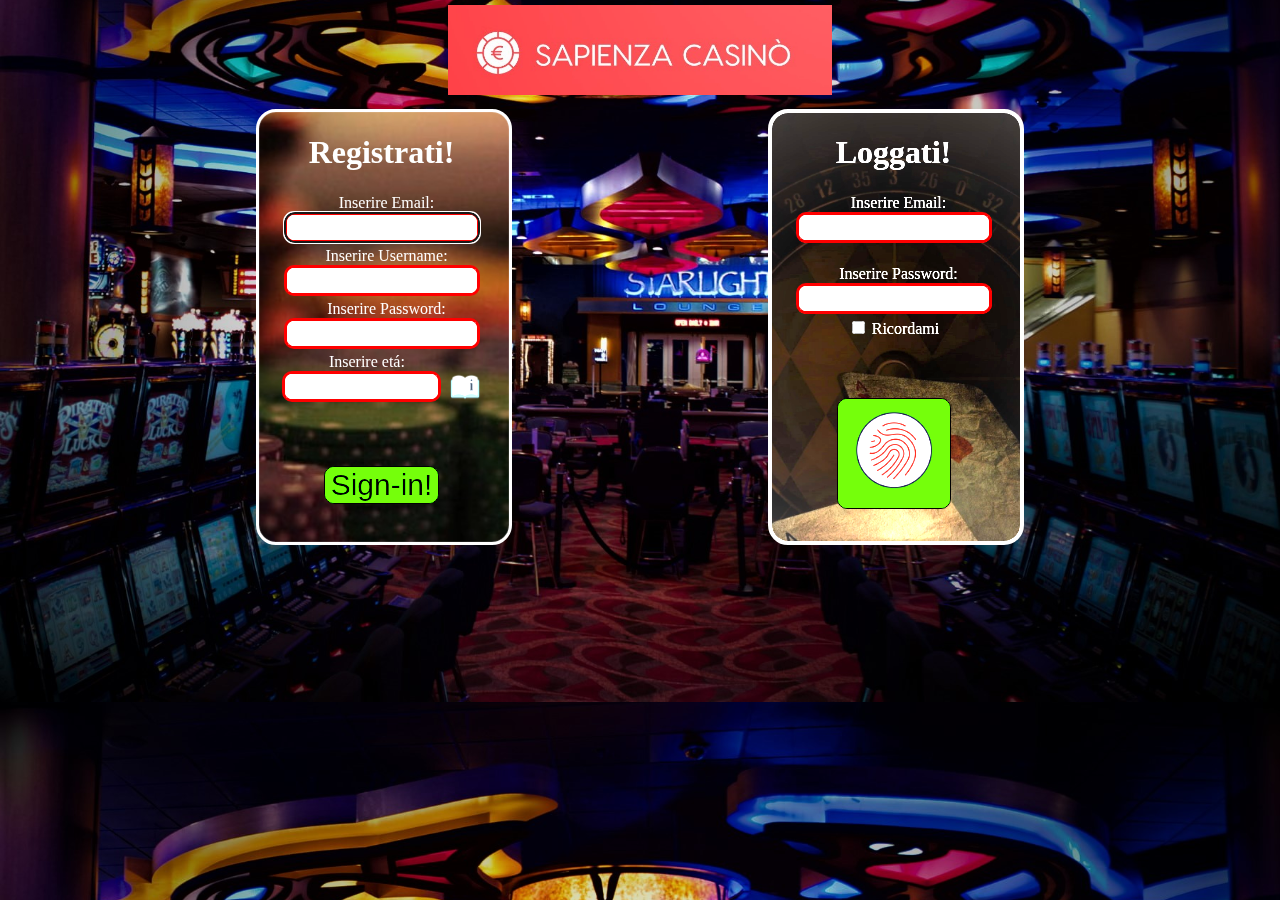
<file: CasinoLive/index.html>
<!DOCTYPE html>
<html lang="en">
<head>
    <meta charset="UTF-8">
    <meta http-equiv="X-UA-Compatible" content="IE=edge">
    <meta name="viewport" content="width=device-width, initial-scale=1.0,maximum-scale=1.0, user-scalable=no">
    <link rel="stylesheet" href="./home_page/prevent_default_scroll.css" />
    <link rel="stylesheet" href="./login/login.css" />
    <link rel="stylesheet" href="./register/signin.css" />
    <link rel="stylesheet" href="./index_style.css" />

    <script type="text/javascript" src="./jquery-3.6.4.min.js"></script> <!-- La versione potrebbe essere differente -->
    <script type="text/javascript" src="./log-reg-function.js" ></script>
    <script type="text/javascript" src="./index_script.js" ></script>
    <!--
    <script type="text/javascript" src="./register/formValidation.js" ></script>
    <script type="text/javascript" src="./login/login-function.js" ></script>
    -->



<title>Casino</title>
</head>
<body>

    
    <div class="title">
        <img class="title-img" src='./image/Sapienza_casino_logo.jpg' >
    </div>
    <div class="padding-or"></div>

    <div class="interface-container">


        <div class="log-reg-container">

            <div id="form-reg-container" class="form-reg-container">
                
                <div class="info-message">
                    <div class= info-interface>
                        <div class="email-info"> <strong>email:</strong>  si prega di inserire un email valida</div>
                        <div class="username-info"><strong>Username:</strong>  &eacute possibile scegliere qualsiasi username</div>
                        <div class="eta-info"><strong>Et&aacute:</strong>  Per giocare si deve aver compiuto 18 anni </div>
                        <div class="password-info"><strong>Password:</strong>  La password deve rispettare le seguenti caratteristiche: </h5> 
                        <ul class="lista" type="i">
                            <li> - Lunghezza compresa fra 5 e 25 caratteri(inclusi)</li> 
                            <li> <div class="passNOchar">- NON deve contenere i seguenti caratteri speciali: <br>
                                @ % ^ &amp; * ( ) _ + - = [ ] { } ; &apos; : &quot; \ | &lt; &gt; / ? </div></li><br>
                            <li>  - Deve contenere almeno un numero </li>
                            <li> - Deve contenere almeno un carattere maiuscolo </li>
                        </ul>
                        </div>
                        <div class="indietro-ctn" id="indietroCtn">
                            <div class="indietro-img"></div>
                        </div>
                    </div>
                </div>
                
                <form id="reg_form"  method="POST" class="reg-form" name="myForm" >
                    <div class="reg-form-title">
                        <h1>Registrati!</h1>
                    </div>
                    
                    <div class="reg-email-cnt">                              <!-- ctn=container -->
                        <label for="inputEmail" class="label">Inserire Email:</label><br>
                        <input type="email" id="reg-email" name="inputEmail" class="reg-email-txt" required autofocus><br>
                    </div>
                   
                    <div class="reg-username-cnt">
                        <label for="inputUsername" class="label">Inserire Username:</label><br>
                        <input id="reg-username" type="text" name="inputUsername" class="reg-username-txt" autofocus/>
                    </div>
        
                    <div class="reg-pass-cnt">
                        <label for="inputPassword" class="label">Inserire Password:</label><br>
                        <input id="reg-password" type="password" name="inputPassword" class="reg-pass-txt" required>
                    </div>
                    
                    <div class="reg-eta-cnt">
                        <div class="row-eta">
                            <div class="col-eta">
                                <label for="inputEta" class="label">Inserire et&aacute;:</label>
                                <input id="reg-eta" min="0" type="number" name="inputEta" class="reg-eta-number" data-defaul="0" autofocus/>
                            </div>
                            <div class="col-info">
                                <img title="Info" class="info-img" src="./image/info-icon.png">
                            </div>
                        </div>
                    </div><br>
            
        
                    <div class="reg-send-btn">
                        <button type="submit" class="btn btn-custom">Sign-in!</button>
                    </div>    
                </form>
            </div>



            <div class="form-login-container" id="form-login-container">
                <form class="login-form" id="log-form"  method="POST" >       
        
                    <div class="login-form-title">
                        <h1>Loggati!</h1>
                    </div>
                    
                    <div class="login-email-cnt">                              <!-- ctn=container -->
                        <label for="inputEmail" class="label">Inserire Email:</label><br>
                        <input id="log-email" type="email" name="inputEmail" class="login-email-txt" required autofocus><br>
                    </div><br>
                    
                    <div class="login-pass-cnt">
                        <label for="inputPassword" class="label">Inserire Password:</label><br>
                        <input id="log-password" type="password" name="inputPassword" class="login-pass-txt" required>
                    </div>
                    
                    <div id="divRemember" class="check-remember">
                        <input type="checkbox" name="remember" id="log-rmb" >
                        <label for="rmb">Ricordami</label>
                    </div>
        
                    <div class="login-send-btn">
                        <button title="Log-in" type="submit" class="btn-custom" >
                            <img class="img-btn" src="./image/fingerprint-security-lineal-img.png" alt="Log-in"
                            onmouseover="this.src='./image/fingerprint-security-lineal-gif3.gif';" 
                            onmouseout="this.src='./image/fingerprint-security-lineal-img.png';">
                        </button>
                        
                    </div>    
                </form>
            </div>


            

        </div>
    </div>  


</body>
</html>
</file>
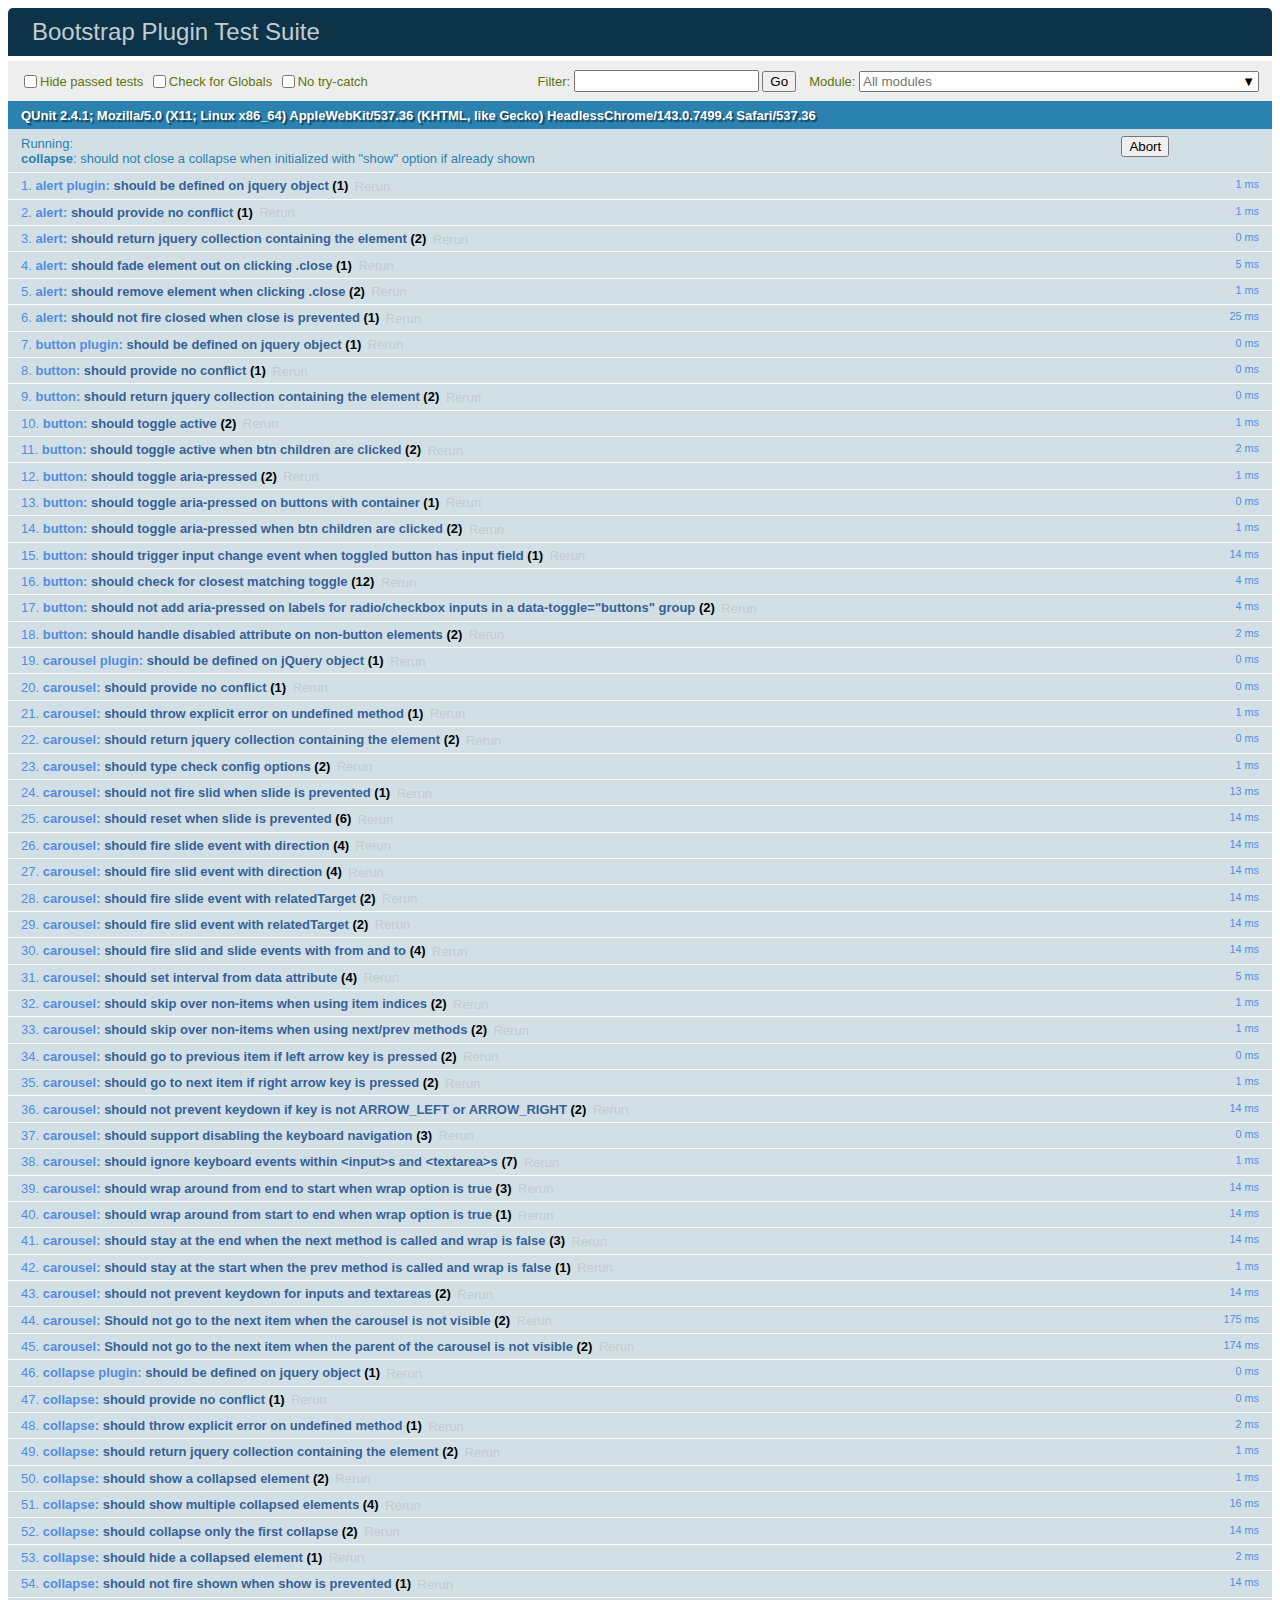
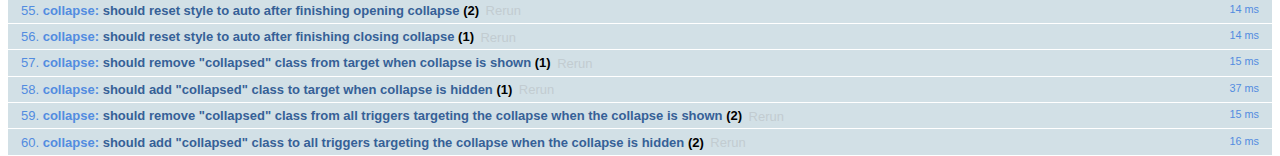
<file: CasinoLive/bootstrap-4.0.0/js/tests/index.html>
<!doctype html>
<html lang="en">
  <head>
    <meta charset="utf-8">
    <meta name="viewport" content="width=device-width, initial-scale=1, shrink-to-fit=no">
    <title>Bootstrap Plugin Test Suite</title>

    <!-- jQuery -->
    <script>
      (function () {
        var path = '../../assets/js/vendor/jquery-slim.min.js'
        // get jquery param from the query string.
        var jQueryVersion = location.search.match(/[?&]jquery=(.*?)(?=&|$)/)

        // If a version was specified, use that version from our vendor folder
        if (jQueryVersion) {
          path = 'vendor/jquery-' + jQueryVersion[1] + '.min.js'
        }
        document.write('<script src="' + path + '"><\/script>')
      }())
    </script>
    <script src="../../assets/js/vendor/popper.min.js"></script>

    <!-- QUnit -->
    <link rel="stylesheet" href="vendor/qunit.css" media="screen">
    <script src="vendor/qunit.js"></script>

    <script>
      // Disable jQuery event aliases to ensure we don't accidentally use any of them
      [
        'blur',
        'focus',
        'focusin',
        'focusout',
        'resize',
        'scroll',
        'click',
        'dblclick',
        'mousedown',
        'mouseup',
        'mousemove',
        'mouseover',
        'mouseout',
        'mouseenter',
        'mouseleave',
        'change',
        'select',
        'submit',
        'keydown',
        'keypress',
        'keyup',
        'contextmenu'
      ].forEach(function(eventAlias) {
        $.fn[eventAlias] = function() {
          throw new Error('Using the ".' + eventAlias + '()" method is not allowed, so that Bootstrap can be compatible with custom jQuery builds which exclude the "event aliases" module that defines said method. See https://github.com/twbs/bootstrap/blob/master/CONTRIBUTING.md#js')
        }
      })

      // Require assert.expect in each test
      QUnit.config.requireExpects = true

      // See https://github.com/axemclion/grunt-saucelabs#test-result-details-with-qunit
      var log = []
      var testName

      QUnit.done(function(testResults) {
        var tests = []
        for (var i = 0; i < log.length; i++) {
          var details = log[i]
          tests.push({
            name: details.name,
            result: details.result,
            expected: details.expected,
            actual: details.actual,
            source: details.source
          })
        }
        testResults.tests = tests

        window.global_test_results = testResults
      })

      QUnit.testStart(function(testDetails) {
        QUnit.log(function(details) {
          if (!details.result) {
            details.name = testDetails.name
            log.push(details)
          }
        })
      })

      // Display fixture on-screen on iOS to avoid false positives
      // See https://github.com/twbs/bootstrap/pull/15955
      if (/iPhone|iPad|iPod/.test(navigator.userAgent)) {
        QUnit.begin(function() {
          $('#qunit-fixture').css({ top: 0, left: 0 })
        })

        QUnit.done(function() {
          $('#qunit-fixture').css({ top: '', left: '' })
        })
      }
    </script>

    <!-- Transpiled Plugins -->
    <script src="../dist/util.js"></script>
    <script src="../dist/alert.js"></script>
    <script src="../dist/button.js"></script>
    <script src="../dist/carousel.js"></script>
    <script src="../dist/collapse.js"></script>
    <script src="../dist/dropdown.js"></script>
    <script src="../dist/modal.js"></script>
    <script src="../dist/scrollspy.js"></script>
    <script src="../dist/tab.js"></script>
    <script src="../dist/tooltip.js"></script>
    <script src="../dist/popover.js"></script>

    <!-- Unit Tests -->
    <script src="unit/alert.js"></script>
    <script src="unit/button.js"></script>
    <script src="unit/carousel.js"></script>
    <script src="unit/collapse.js"></script>
    <script src="unit/dropdown.js"></script>
    <script src="unit/modal.js"></script>
    <script src="unit/scrollspy.js"></script>
    <script src="unit/tab.js"></script>
    <script src="unit/tooltip.js"></script>
    <script src="unit/popover.js"></script>
    <script src="unit/util.js"></script>
  </head>
  <body>
    <div id="qunit-container">
      <div id="qunit"></div>
      <div id="qunit-fixture"></div>
    </div>
  </body>
</html>
</file>
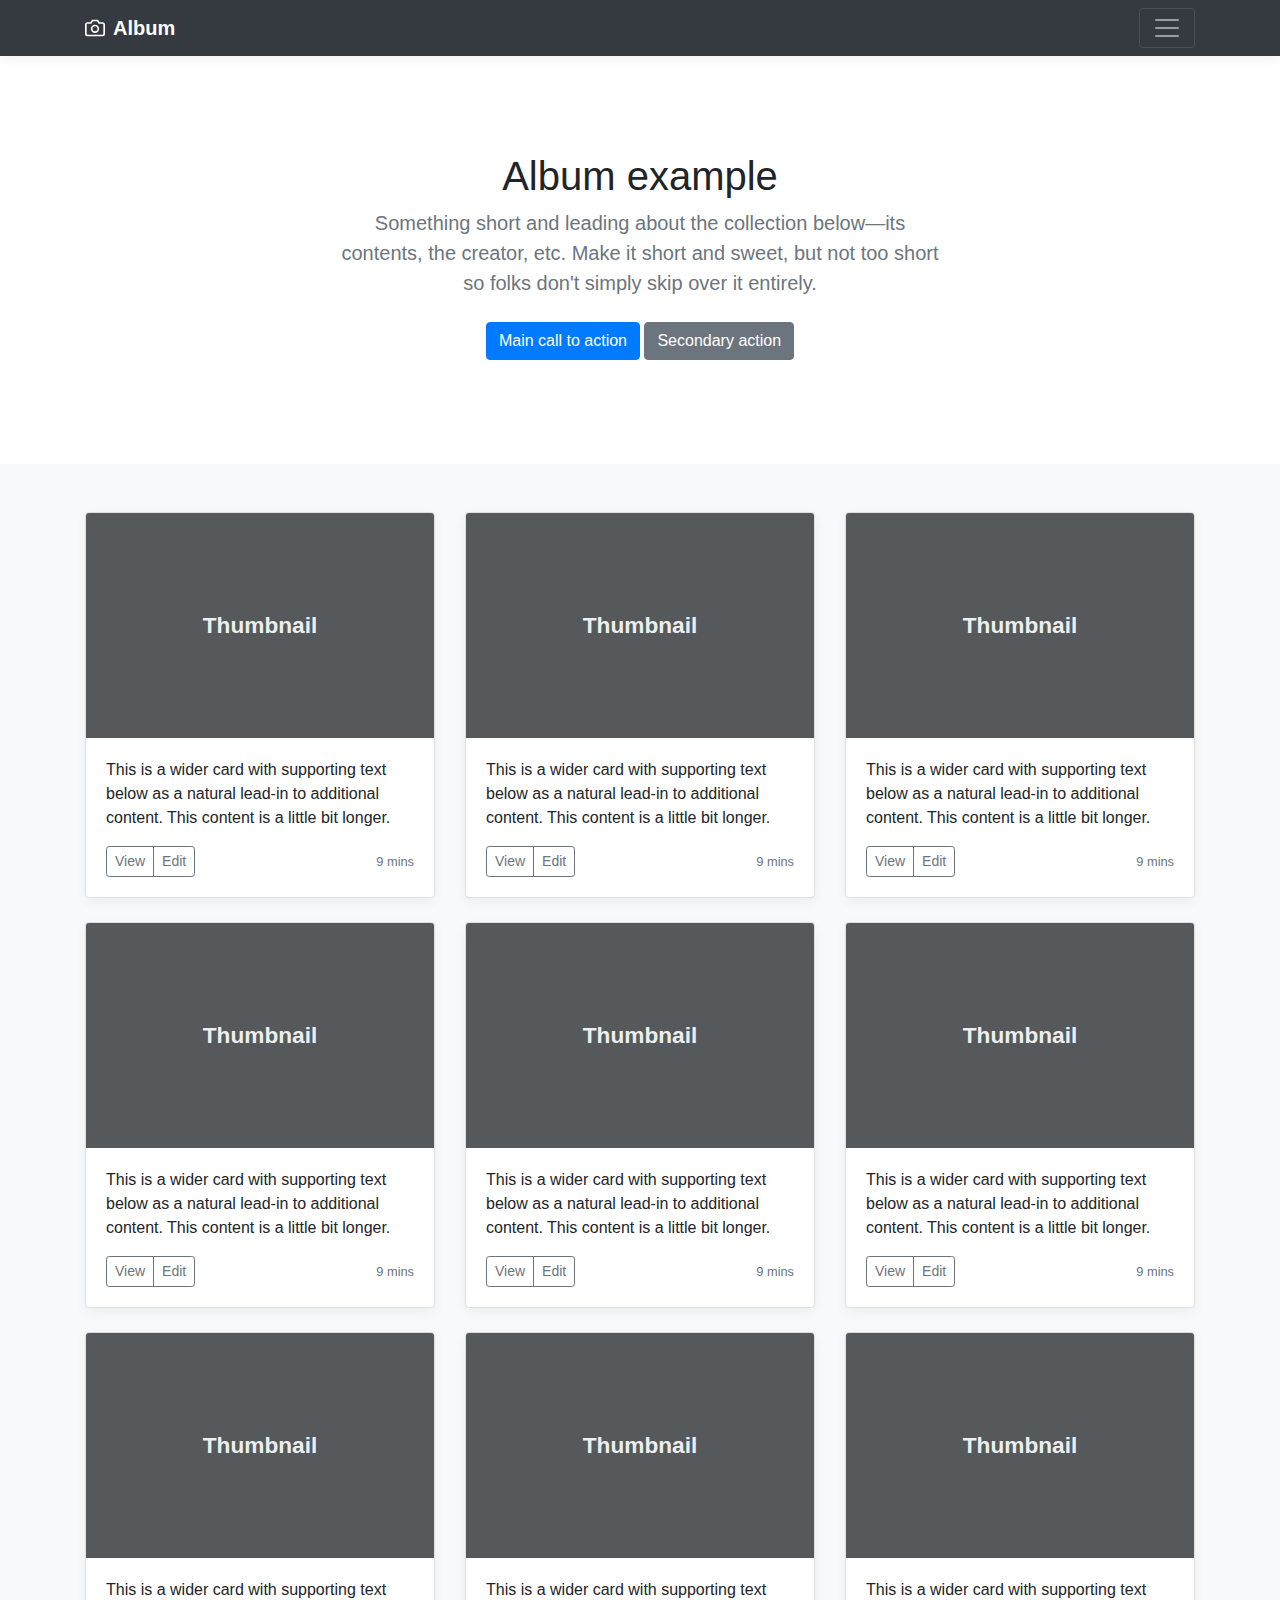
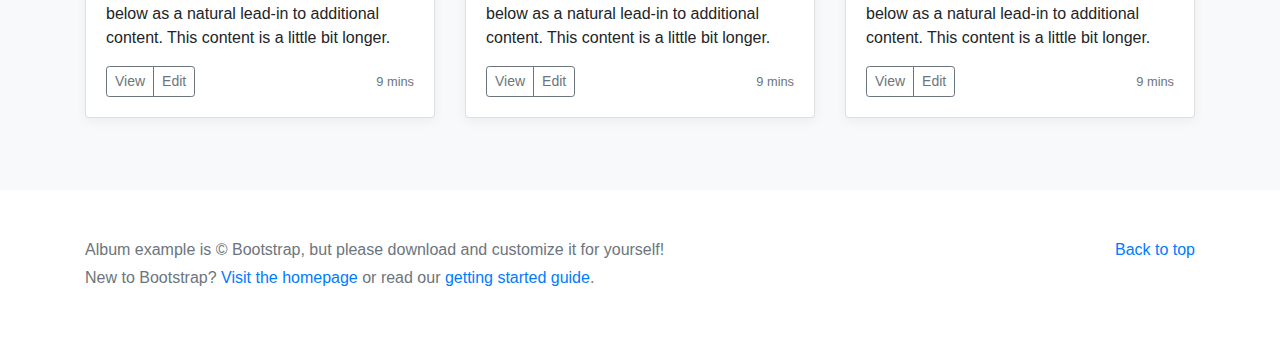
<file: CasinoLive/bootstrap-4.0.0/docs/4.0/examples/album/index.html>
<!doctype html>
<html lang="en">
  <head>
    <meta charset="utf-8">
    <meta name="viewport" content="width=device-width, initial-scale=1, shrink-to-fit=no">
    <meta name="description" content="">
    <meta name="author" content="">
    <link rel="icon" href="../../../../favicon.ico">

    <title>Album example for Bootstrap</title>

    <!-- Bootstrap core CSS -->
    <link href="../../../../dist/css/bootstrap.min.css" rel="stylesheet">

    <!-- Custom styles for this template -->
    <link href="album.css" rel="stylesheet">
  </head>

  <body>

    <header>
      <div class="collapse bg-dark" id="navbarHeader">
        <div class="container">
          <div class="row">
            <div class="col-sm-8 col-md-7 py-4">
              <h4 class="text-white">About</h4>
              <p class="text-muted">Add some information about the album below, the author, or any other background context. Make it a few sentences long so folks can pick up some informative tidbits. Then, link them off to some social networking sites or contact information.</p>
            </div>
            <div class="col-sm-4 offset-md-1 py-4">
              <h4 class="text-white">Contact</h4>
              <ul class="list-unstyled">
                <li><a href="#" class="text-white">Follow on Twitter</a></li>
                <li><a href="#" class="text-white">Like on Facebook</a></li>
                <li><a href="#" class="text-white">Email me</a></li>
              </ul>
            </div>
          </div>
        </div>
      </div>
      <div class="navbar navbar-dark bg-dark box-shadow">
        <div class="container d-flex justify-content-between">
          <a href="#" class="navbar-brand d-flex align-items-center">
            <svg xmlns="http://www.w3.org/2000/svg" width="20" height="20" viewBox="0 0 24 24" fill="none" stroke="currentColor" stroke-width="2" stroke-linecap="round" stroke-linejoin="round" class="mr-2"><path d="M23 19a2 2 0 0 1-2 2H3a2 2 0 0 1-2-2V8a2 2 0 0 1 2-2h4l2-3h6l2 3h4a2 2 0 0 1 2 2z"></path><circle cx="12" cy="13" r="4"></circle></svg>
            <strong>Album</strong>
          </a>
          <button class="navbar-toggler" type="button" data-toggle="collapse" data-target="#navbarHeader" aria-controls="navbarHeader" aria-expanded="false" aria-label="Toggle navigation">
            <span class="navbar-toggler-icon"></span>
          </button>
        </div>
      </div>
    </header>

    <main role="main">

      <section class="jumbotron text-center">
        <div class="container">
          <h1 class="jumbotron-heading">Album example</h1>
          <p class="lead text-muted">Something short and leading about the collection below—its contents, the creator, etc. Make it short and sweet, but not too short so folks don't simply skip over it entirely.</p>
          <p>
            <a href="#" class="btn btn-primary my-2">Main call to action</a>
            <a href="#" class="btn btn-secondary my-2">Secondary action</a>
          </p>
        </div>
      </section>

      <div class="album py-5 bg-light">
        <div class="container">

          <div class="row">
            <div class="col-md-4">
              <div class="card mb-4 box-shadow">
                <img class="card-img-top" data-src="holder.js/100px225?theme=thumb&bg=55595c&fg=eceeef&text=Thumbnail" alt="Card image cap">
                <div class="card-body">
                  <p class="card-text">This is a wider card with supporting text below as a natural lead-in to additional content. This content is a little bit longer.</p>
                  <div class="d-flex justify-content-between align-items-center">
                    <div class="btn-group">
                      <button type="button" class="btn btn-sm btn-outline-secondary">View</button>
                      <button type="button" class="btn btn-sm btn-outline-secondary">Edit</button>
                    </div>
                    <small class="text-muted">9 mins</small>
                  </div>
                </div>
              </div>
            </div>
            <div class="col-md-4">
              <div class="card mb-4 box-shadow">
                <img class="card-img-top" data-src="holder.js/100px225?theme=thumb&bg=55595c&fg=eceeef&text=Thumbnail" alt="Card image cap">
                <div class="card-body">
                  <p class="card-text">This is a wider card with supporting text below as a natural lead-in to additional content. This content is a little bit longer.</p>
                  <div class="d-flex justify-content-between align-items-center">
                    <div class="btn-group">
                      <button type="button" class="btn btn-sm btn-outline-secondary">View</button>
                      <button type="button" class="btn btn-sm btn-outline-secondary">Edit</button>
                    </div>
                    <small class="text-muted">9 mins</small>
                  </div>
                </div>
              </div>
            </div>
            <div class="col-md-4">
              <div class="card mb-4 box-shadow">
                <img class="card-img-top" data-src="holder.js/100px225?theme=thumb&bg=55595c&fg=eceeef&text=Thumbnail" alt="Card image cap">
                <div class="card-body">
                  <p class="card-text">This is a wider card with supporting text below as a natural lead-in to additional content. This content is a little bit longer.</p>
                  <div class="d-flex justify-content-between align-items-center">
                    <div class="btn-group">
                      <button type="button" class="btn btn-sm btn-outline-secondary">View</button>
                      <button type="button" class="btn btn-sm btn-outline-secondary">Edit</button>
                    </div>
                    <small class="text-muted">9 mins</small>
                  </div>
                </div>
              </div>
            </div>

            <div class="col-md-4">
              <div class="card mb-4 box-shadow">
                <img class="card-img-top" data-src="holder.js/100px225?theme=thumb&bg=55595c&fg=eceeef&text=Thumbnail" alt="Card image cap">
                <div class="card-body">
                  <p class="card-text">This is a wider card with supporting text below as a natural lead-in to additional content. This content is a little bit longer.</p>
                  <div class="d-flex justify-content-between align-items-center">
                    <div class="btn-group">
                      <button type="button" class="btn btn-sm btn-outline-secondary">View</button>
                      <button type="button" class="btn btn-sm btn-outline-secondary">Edit</button>
                    </div>
                    <small class="text-muted">9 mins</small>
                  </div>
                </div>
              </div>
            </div>
            <div class="col-md-4">
              <div class="card mb-4 box-shadow">
                <img class="card-img-top" data-src="holder.js/100px225?theme=thumb&bg=55595c&fg=eceeef&text=Thumbnail" alt="Card image cap">
                <div class="card-body">
                  <p class="card-text">This is a wider card with supporting text below as a natural lead-in to additional content. This content is a little bit longer.</p>
                  <div class="d-flex justify-content-between align-items-center">
                    <div class="btn-group">
                      <button type="button" class="btn btn-sm btn-outline-secondary">View</button>
                      <button type="button" class="btn btn-sm btn-outline-secondary">Edit</button>
                    </div>
                    <small class="text-muted">9 mins</small>
                  </div>
                </div>
              </div>
            </div>
            <div class="col-md-4">
              <div class="card mb-4 box-shadow">
                <img class="card-img-top" data-src="holder.js/100px225?theme=thumb&bg=55595c&fg=eceeef&text=Thumbnail" alt="Card image cap">
                <div class="card-body">
                  <p class="card-text">This is a wider card with supporting text below as a natural lead-in to additional content. This content is a little bit longer.</p>
                  <div class="d-flex justify-content-between align-items-center">
                    <div class="btn-group">
                      <button type="button" class="btn btn-sm btn-outline-secondary">View</button>
                      <button type="button" class="btn btn-sm btn-outline-secondary">Edit</button>
                    </div>
                    <small class="text-muted">9 mins</small>
                  </div>
                </div>
              </div>
            </div>

            <div class="col-md-4">
              <div class="card mb-4 box-shadow">
                <img class="card-img-top" data-src="holder.js/100px225?theme=thumb&bg=55595c&fg=eceeef&text=Thumbnail" alt="Card image cap">
                <div class="card-body">
                  <p class="card-text">This is a wider card with supporting text below as a natural lead-in to additional content. This content is a little bit longer.</p>
                  <div class="d-flex justify-content-between align-items-center">
                    <div class="btn-group">
                      <button type="button" class="btn btn-sm btn-outline-secondary">View</button>
                      <button type="button" class="btn btn-sm btn-outline-secondary">Edit</button>
                    </div>
                    <small class="text-muted">9 mins</small>
                  </div>
                </div>
              </div>
            </div>
            <div class="col-md-4">
              <div class="card mb-4 box-shadow">
                <img class="card-img-top" data-src="holder.js/100px225?theme=thumb&bg=55595c&fg=eceeef&text=Thumbnail" alt="Card image cap">
                <div class="card-body">
                  <p class="card-text">This is a wider card with supporting text below as a natural lead-in to additional content. This content is a little bit longer.</p>
                  <div class="d-flex justify-content-between align-items-center">
                    <div class="btn-group">
                      <button type="button" class="btn btn-sm btn-outline-secondary">View</button>
                      <button type="button" class="btn btn-sm btn-outline-secondary">Edit</button>
                    </div>
                    <small class="text-muted">9 mins</small>
                  </div>
                </div>
              </div>
            </div>
            <div class="col-md-4">
              <div class="card mb-4 box-shadow">
                <img class="card-img-top" data-src="holder.js/100px225?theme=thumb&bg=55595c&fg=eceeef&text=Thumbnail" alt="Card image cap">
                <div class="card-body">
                  <p class="card-text">This is a wider card with supporting text below as a natural lead-in to additional content. This content is a little bit longer.</p>
                  <div class="d-flex justify-content-between align-items-center">
                    <div class="btn-group">
                      <button type="button" class="btn btn-sm btn-outline-secondary">View</button>
                      <button type="button" class="btn btn-sm btn-outline-secondary">Edit</button>
                    </div>
                    <small class="text-muted">9 mins</small>
                  </div>
                </div>
              </div>
            </div>
          </div>
        </div>
      </div>

    </main>

    <footer class="text-muted">
      <div class="container">
        <p class="float-right">
          <a href="#">Back to top</a>
        </p>
        <p>Album example is &copy; Bootstrap, but please download and customize it for yourself!</p>
        <p>New to Bootstrap? <a href="../../">Visit the homepage</a> or read our <a href="../../getting-started/">getting started guide</a>.</p>
      </div>
    </footer>

    <!-- Bootstrap core JavaScript
    ================================================== -->
    <!-- Placed at the end of the document so the pages load faster -->
    <script src="https://code.jquery.com/jquery-3.2.1.slim.min.js" integrity="sha384-KJ3o2DKtIkvYIK3UENzmM7KCkRr/rE9/Qpg6aAZGJwFDMVNA/GpGFF93hXpG5KkN" crossorigin="anonymous"></script>
    <script>window.jQuery || document.write('<script src="../../../../assets/js/vendor/jquery-slim.min.js"><\/script>')</script>
    <script src="../../../../assets/js/vendor/popper.min.js"></script>
    <script src="../../../../dist/js/bootstrap.min.js"></script>
    <script src="../../../../assets/js/vendor/holder.min.js"></script>
  </body>
</html>
</file>
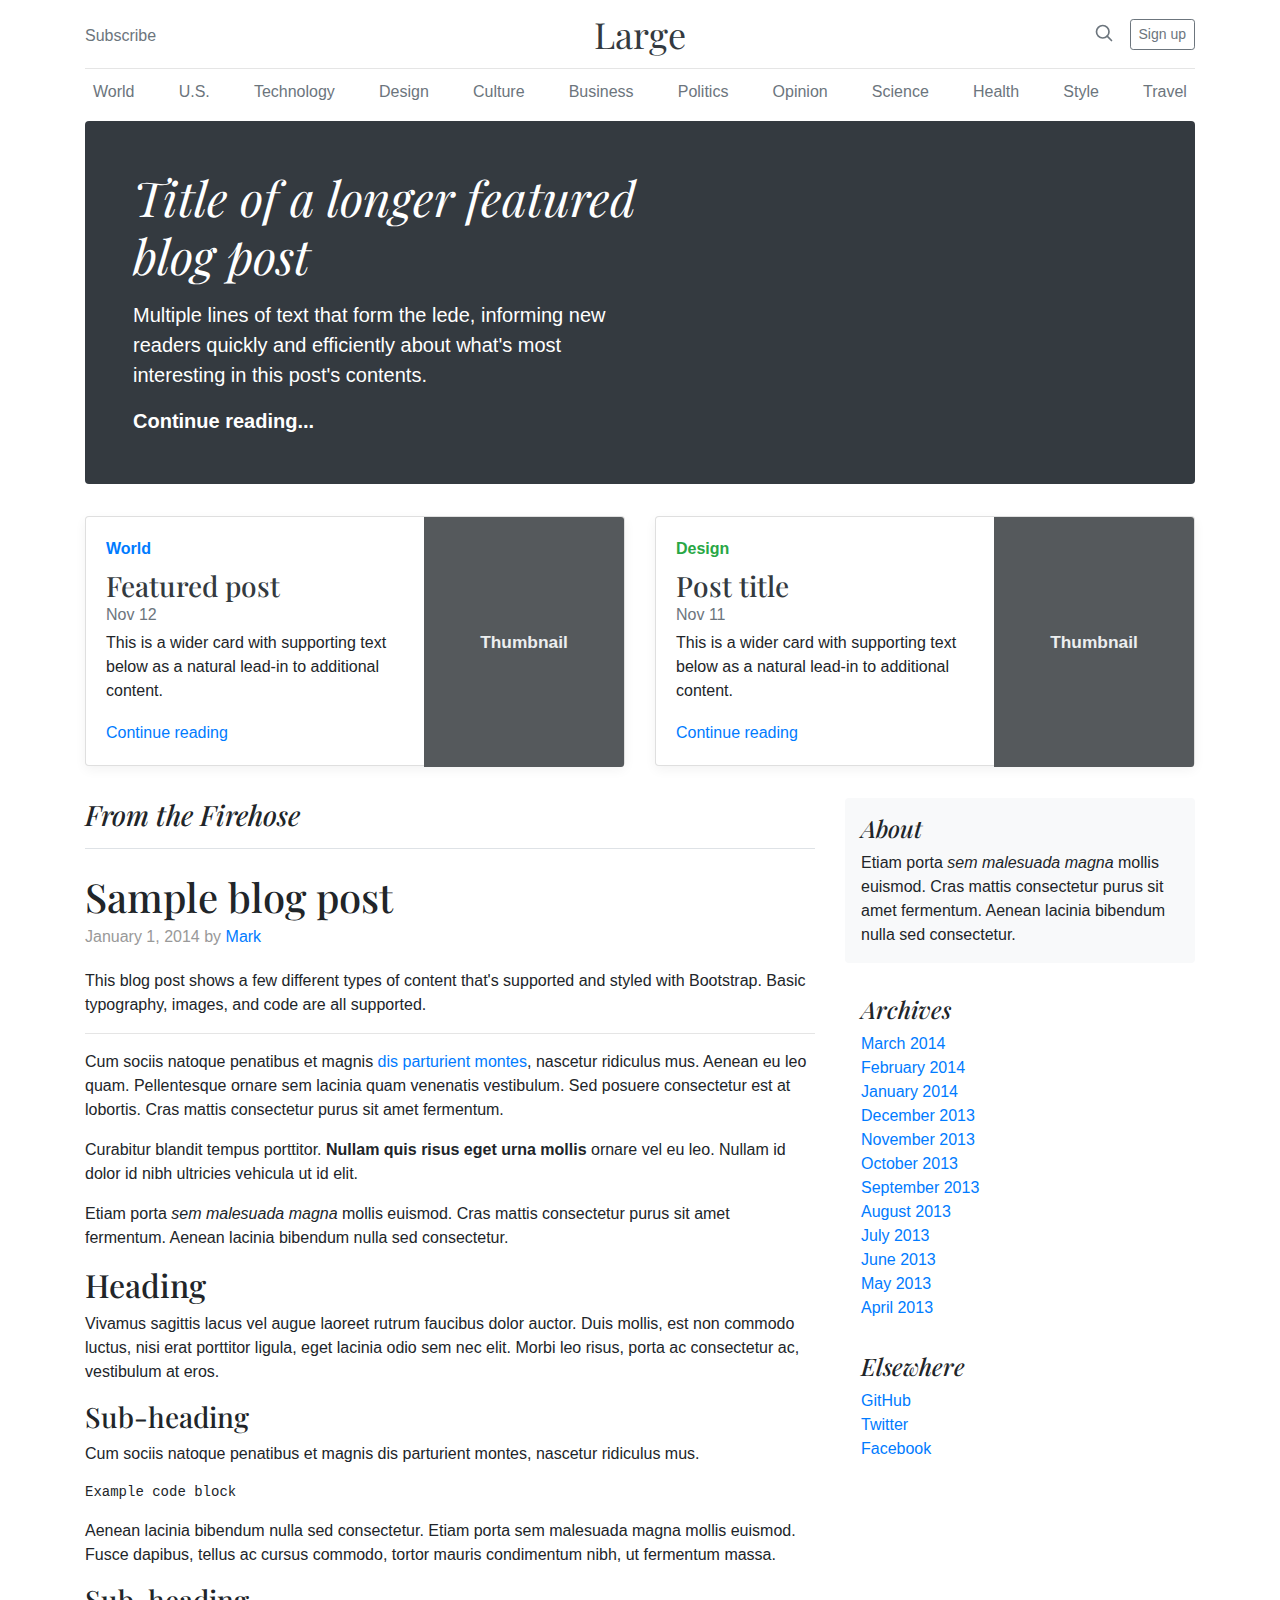
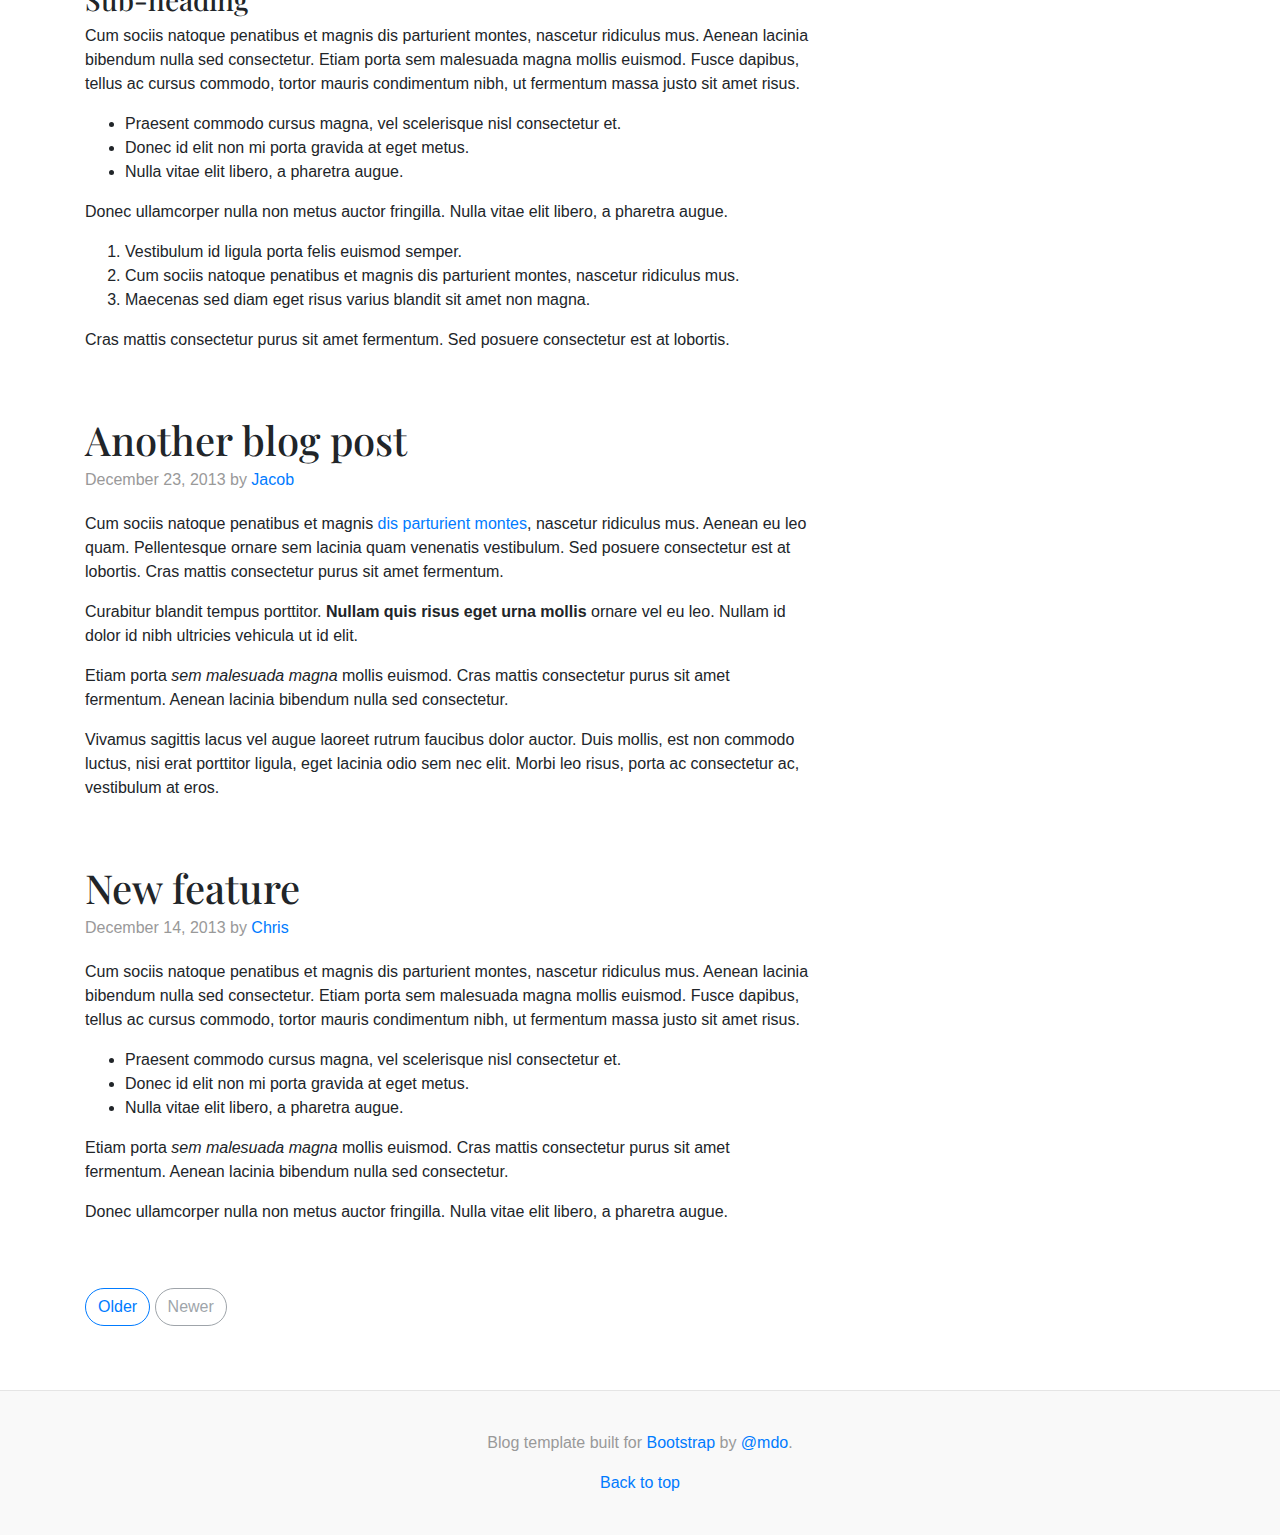
<file: CasinoLive/bootstrap-4.0.0/docs/4.0/examples/blog/index.html>
<!doctype html>
<html lang="en">
  <head>
    <meta charset="utf-8">
    <meta name="viewport" content="width=device-width, initial-scale=1, shrink-to-fit=no">
    <meta name="description" content="">
    <meta name="author" content="">
    <link rel="icon" href="../../../../favicon.ico">

    <title>Blog Template for Bootstrap</title>

    <!-- Bootstrap core CSS -->
    <link href="../../../../dist/css/bootstrap.min.css" rel="stylesheet">

    <!-- Custom styles for this template -->
    <link href="https://fonts.googleapis.com/css?family=Playfair+Display:700,900" rel="stylesheet">
    <link href="blog.css" rel="stylesheet">
  </head>

  <body>

    <div class="container">
      <header class="blog-header py-3">
        <div class="row flex-nowrap justify-content-between align-items-center">
          <div class="col-4 pt-1">
            <a class="text-muted" href="#">Subscribe</a>
          </div>
          <div class="col-4 text-center">
            <a class="blog-header-logo text-dark" href="#">Large</a>
          </div>
          <div class="col-4 d-flex justify-content-end align-items-center">
            <a class="text-muted" href="#">
              <svg xmlns="http://www.w3.org/2000/svg" width="20" height="20" viewBox="0 0 24 24" fill="none" stroke="currentColor" stroke-width="2" stroke-linecap="round" stroke-linejoin="round" class="mx-3"><circle cx="10.5" cy="10.5" r="7.5"></circle><line x1="21" y1="21" x2="15.8" y2="15.8"></line></svg>
            </a>
            <a class="btn btn-sm btn-outline-secondary" href="#">Sign up</a>
          </div>
        </div>
      </header>

      <div class="nav-scroller py-1 mb-2">
        <nav class="nav d-flex justify-content-between">
          <a class="p-2 text-muted" href="#">World</a>
          <a class="p-2 text-muted" href="#">U.S.</a>
          <a class="p-2 text-muted" href="#">Technology</a>
          <a class="p-2 text-muted" href="#">Design</a>
          <a class="p-2 text-muted" href="#">Culture</a>
          <a class="p-2 text-muted" href="#">Business</a>
          <a class="p-2 text-muted" href="#">Politics</a>
          <a class="p-2 text-muted" href="#">Opinion</a>
          <a class="p-2 text-muted" href="#">Science</a>
          <a class="p-2 text-muted" href="#">Health</a>
          <a class="p-2 text-muted" href="#">Style</a>
          <a class="p-2 text-muted" href="#">Travel</a>
        </nav>
      </div>

      <div class="jumbotron p-3 p-md-5 text-white rounded bg-dark">
        <div class="col-md-6 px-0">
          <h1 class="display-4 font-italic">Title of a longer featured blog post</h1>
          <p class="lead my-3">Multiple lines of text that form the lede, informing new readers quickly and efficiently about what's most interesting in this post's contents.</p>
          <p class="lead mb-0"><a href="#" class="text-white font-weight-bold">Continue reading...</a></p>
        </div>
      </div>

      <div class="row mb-2">
        <div class="col-md-6">
          <div class="card flex-md-row mb-4 box-shadow h-md-250">
            <div class="card-body d-flex flex-column align-items-start">
              <strong class="d-inline-block mb-2 text-primary">World</strong>
              <h3 class="mb-0">
                <a class="text-dark" href="#">Featured post</a>
              </h3>
              <div class="mb-1 text-muted">Nov 12</div>
              <p class="card-text mb-auto">This is a wider card with supporting text below as a natural lead-in to additional content.</p>
              <a href="#">Continue reading</a>
            </div>
            <img class="card-img-right flex-auto d-none d-md-block" data-src="holder.js/200x250?theme=thumb" alt="Card image cap">
          </div>
        </div>
        <div class="col-md-6">
          <div class="card flex-md-row mb-4 box-shadow h-md-250">
            <div class="card-body d-flex flex-column align-items-start">
              <strong class="d-inline-block mb-2 text-success">Design</strong>
              <h3 class="mb-0">
                <a class="text-dark" href="#">Post title</a>
              </h3>
              <div class="mb-1 text-muted">Nov 11</div>
              <p class="card-text mb-auto">This is a wider card with supporting text below as a natural lead-in to additional content.</p>
              <a href="#">Continue reading</a>
            </div>
            <img class="card-img-right flex-auto d-none d-md-block" data-src="holder.js/200x250?theme=thumb" alt="Card image cap">
          </div>
        </div>
      </div>
    </div>

    <main role="main" class="container">
      <div class="row">
        <div class="col-md-8 blog-main">
          <h3 class="pb-3 mb-4 font-italic border-bottom">
            From the Firehose
          </h3>

          <div class="blog-post">
            <h2 class="blog-post-title">Sample blog post</h2>
            <p class="blog-post-meta">January 1, 2014 by <a href="#">Mark</a></p>

            <p>This blog post shows a few different types of content that's supported and styled with Bootstrap. Basic typography, images, and code are all supported.</p>
            <hr>
            <p>Cum sociis natoque penatibus et magnis <a href="#">dis parturient montes</a>, nascetur ridiculus mus. Aenean eu leo quam. Pellentesque ornare sem lacinia quam venenatis vestibulum. Sed posuere consectetur est at lobortis. Cras mattis consectetur purus sit amet fermentum.</p>
            <blockquote>
              <p>Curabitur blandit tempus porttitor. <strong>Nullam quis risus eget urna mollis</strong> ornare vel eu leo. Nullam id dolor id nibh ultricies vehicula ut id elit.</p>
            </blockquote>
            <p>Etiam porta <em>sem malesuada magna</em> mollis euismod. Cras mattis consectetur purus sit amet fermentum. Aenean lacinia bibendum nulla sed consectetur.</p>
            <h2>Heading</h2>
            <p>Vivamus sagittis lacus vel augue laoreet rutrum faucibus dolor auctor. Duis mollis, est non commodo luctus, nisi erat porttitor ligula, eget lacinia odio sem nec elit. Morbi leo risus, porta ac consectetur ac, vestibulum at eros.</p>
            <h3>Sub-heading</h3>
            <p>Cum sociis natoque penatibus et magnis dis parturient montes, nascetur ridiculus mus.</p>
            <pre><code>Example code block</code></pre>
            <p>Aenean lacinia bibendum nulla sed consectetur. Etiam porta sem malesuada magna mollis euismod. Fusce dapibus, tellus ac cursus commodo, tortor mauris condimentum nibh, ut fermentum massa.</p>
            <h3>Sub-heading</h3>
            <p>Cum sociis natoque penatibus et magnis dis parturient montes, nascetur ridiculus mus. Aenean lacinia bibendum nulla sed consectetur. Etiam porta sem malesuada magna mollis euismod. Fusce dapibus, tellus ac cursus commodo, tortor mauris condimentum nibh, ut fermentum massa justo sit amet risus.</p>
            <ul>
              <li>Praesent commodo cursus magna, vel scelerisque nisl consectetur et.</li>
              <li>Donec id elit non mi porta gravida at eget metus.</li>
              <li>Nulla vitae elit libero, a pharetra augue.</li>
            </ul>
            <p>Donec ullamcorper nulla non metus auctor fringilla. Nulla vitae elit libero, a pharetra augue.</p>
            <ol>
              <li>Vestibulum id ligula porta felis euismod semper.</li>
              <li>Cum sociis natoque penatibus et magnis dis parturient montes, nascetur ridiculus mus.</li>
              <li>Maecenas sed diam eget risus varius blandit sit amet non magna.</li>
            </ol>
            <p>Cras mattis consectetur purus sit amet fermentum. Sed posuere consectetur est at lobortis.</p>
          </div><!-- /.blog-post -->

          <div class="blog-post">
            <h2 class="blog-post-title">Another blog post</h2>
            <p class="blog-post-meta">December 23, 2013 by <a href="#">Jacob</a></p>

            <p>Cum sociis natoque penatibus et magnis <a href="#">dis parturient montes</a>, nascetur ridiculus mus. Aenean eu leo quam. Pellentesque ornare sem lacinia quam venenatis vestibulum. Sed posuere consectetur est at lobortis. Cras mattis consectetur purus sit amet fermentum.</p>
            <blockquote>
              <p>Curabitur blandit tempus porttitor. <strong>Nullam quis risus eget urna mollis</strong> ornare vel eu leo. Nullam id dolor id nibh ultricies vehicula ut id elit.</p>
            </blockquote>
            <p>Etiam porta <em>sem malesuada magna</em> mollis euismod. Cras mattis consectetur purus sit amet fermentum. Aenean lacinia bibendum nulla sed consectetur.</p>
            <p>Vivamus sagittis lacus vel augue laoreet rutrum faucibus dolor auctor. Duis mollis, est non commodo luctus, nisi erat porttitor ligula, eget lacinia odio sem nec elit. Morbi leo risus, porta ac consectetur ac, vestibulum at eros.</p>
          </div><!-- /.blog-post -->

          <div class="blog-post">
            <h2 class="blog-post-title">New feature</h2>
            <p class="blog-post-meta">December 14, 2013 by <a href="#">Chris</a></p>

            <p>Cum sociis natoque penatibus et magnis dis parturient montes, nascetur ridiculus mus. Aenean lacinia bibendum nulla sed consectetur. Etiam porta sem malesuada magna mollis euismod. Fusce dapibus, tellus ac cursus commodo, tortor mauris condimentum nibh, ut fermentum massa justo sit amet risus.</p>
            <ul>
              <li>Praesent commodo cursus magna, vel scelerisque nisl consectetur et.</li>
              <li>Donec id elit non mi porta gravida at eget metus.</li>
              <li>Nulla vitae elit libero, a pharetra augue.</li>
            </ul>
            <p>Etiam porta <em>sem malesuada magna</em> mollis euismod. Cras mattis consectetur purus sit amet fermentum. Aenean lacinia bibendum nulla sed consectetur.</p>
            <p>Donec ullamcorper nulla non metus auctor fringilla. Nulla vitae elit libero, a pharetra augue.</p>
          </div><!-- /.blog-post -->

          <nav class="blog-pagination">
            <a class="btn btn-outline-primary" href="#">Older</a>
            <a class="btn btn-outline-secondary disabled" href="#">Newer</a>
          </nav>

        </div><!-- /.blog-main -->

        <aside class="col-md-4 blog-sidebar">
          <div class="p-3 mb-3 bg-light rounded">
            <h4 class="font-italic">About</h4>
            <p class="mb-0">Etiam porta <em>sem malesuada magna</em> mollis euismod. Cras mattis consectetur purus sit amet fermentum. Aenean lacinia bibendum nulla sed consectetur.</p>
          </div>

          <div class="p-3">
            <h4 class="font-italic">Archives</h4>
            <ol class="list-unstyled mb-0">
              <li><a href="#">March 2014</a></li>
              <li><a href="#">February 2014</a></li>
              <li><a href="#">January 2014</a></li>
              <li><a href="#">December 2013</a></li>
              <li><a href="#">November 2013</a></li>
              <li><a href="#">October 2013</a></li>
              <li><a href="#">September 2013</a></li>
              <li><a href="#">August 2013</a></li>
              <li><a href="#">July 2013</a></li>
              <li><a href="#">June 2013</a></li>
              <li><a href="#">May 2013</a></li>
              <li><a href="#">April 2013</a></li>
            </ol>
          </div>

          <div class="p-3">
            <h4 class="font-italic">Elsewhere</h4>
            <ol class="list-unstyled">
              <li><a href="#">GitHub</a></li>
              <li><a href="#">Twitter</a></li>
              <li><a href="#">Facebook</a></li>
            </ol>
          </div>
        </aside><!-- /.blog-sidebar -->

      </div><!-- /.row -->

    </main><!-- /.container -->

    <footer class="blog-footer">
      <p>Blog template built for <a href="https://getbootstrap.com/">Bootstrap</a> by <a href="https://twitter.com/mdo">@mdo</a>.</p>
      <p>
        <a href="#">Back to top</a>
      </p>
    </footer>

    <!-- Bootstrap core JavaScript
    ================================================== -->
    <!-- Placed at the end of the document so the pages load faster -->
    <script src="https://code.jquery.com/jquery-3.2.1.slim.min.js" integrity="sha384-KJ3o2DKtIkvYIK3UENzmM7KCkRr/rE9/Qpg6aAZGJwFDMVNA/GpGFF93hXpG5KkN" crossorigin="anonymous"></script>
    <script>window.jQuery || document.write('<script src="../../../../assets/js/vendor/jquery-slim.min.js"><\/script>')</script>
    <script src="../../../../assets/js/vendor/popper.min.js"></script>
    <script src="../../../../dist/js/bootstrap.min.js"></script>
    <script src="../../../../assets/js/vendor/holder.min.js"></script>
    <script>
      Holder.addTheme('thumb', {
        bg: '#55595c',
        fg: '#eceeef',
        text: 'Thumbnail'
      });
    </script>
  </body>
</html>
</file>
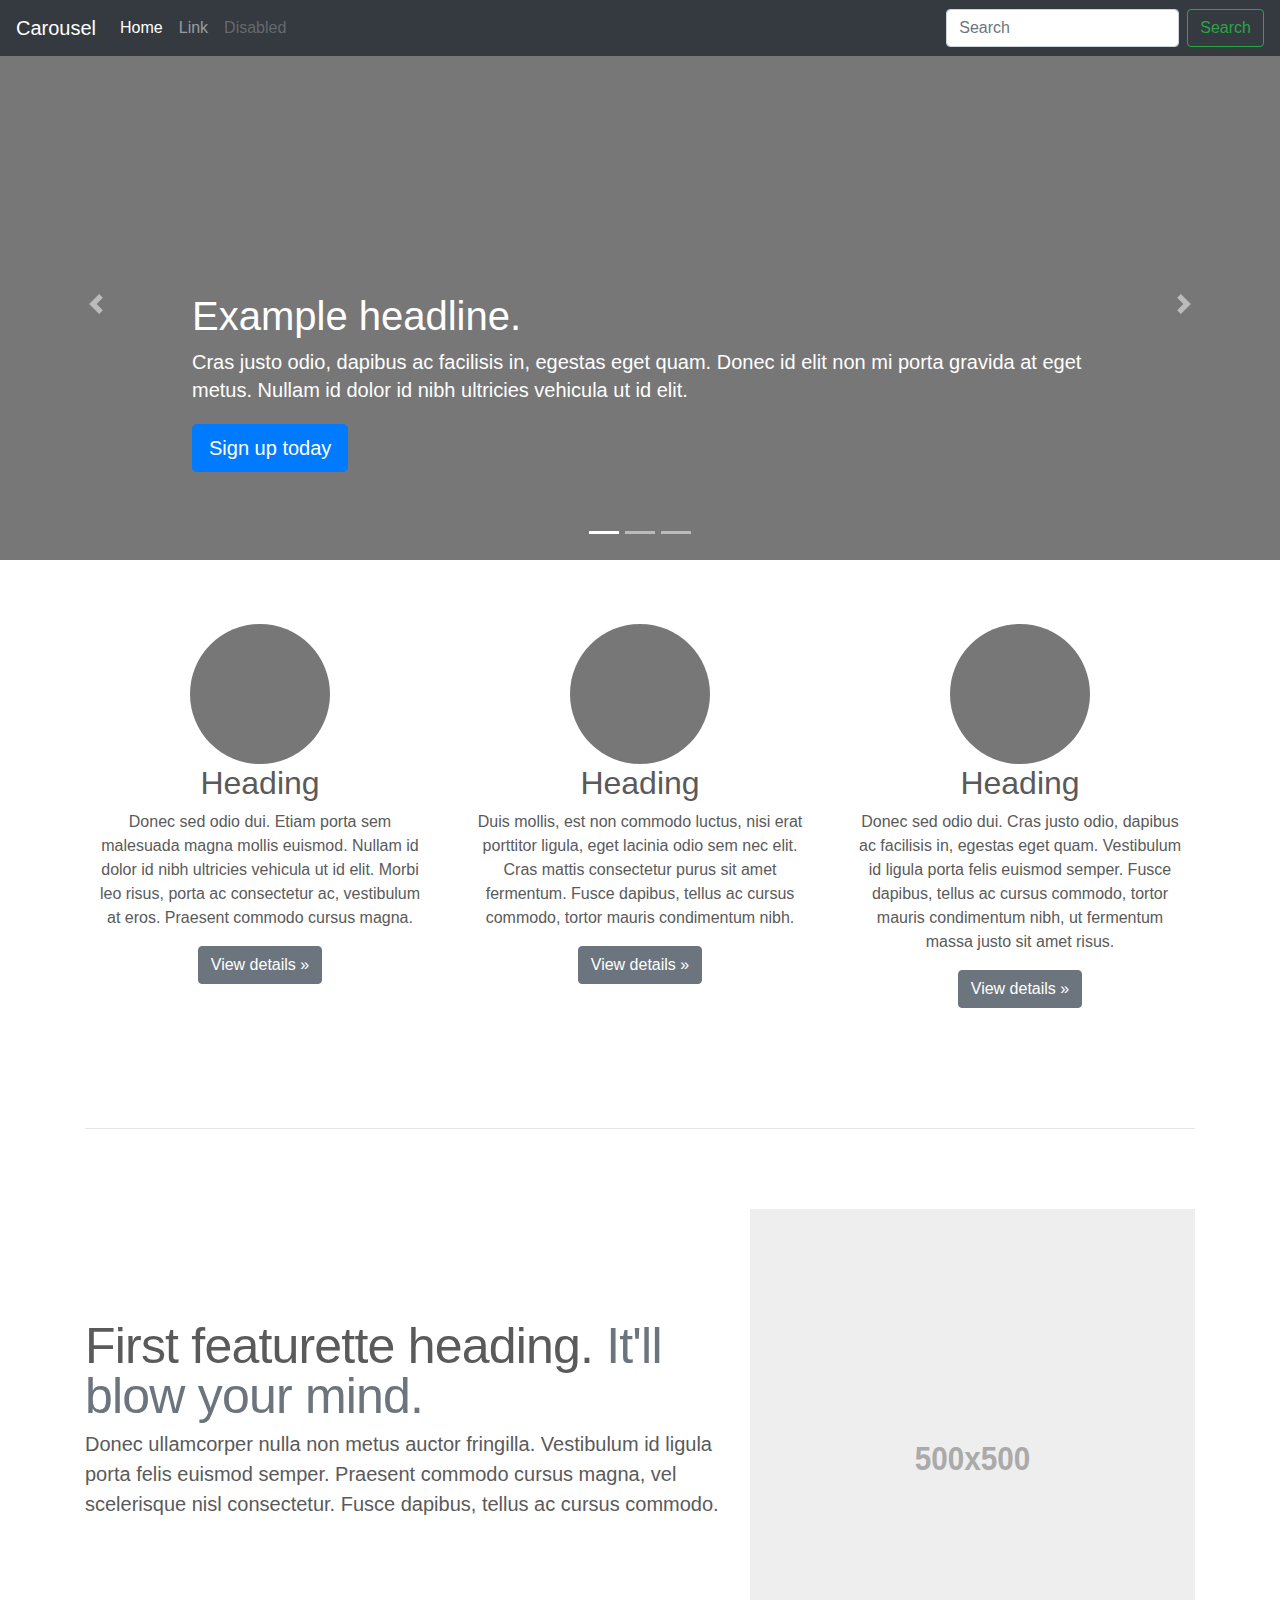
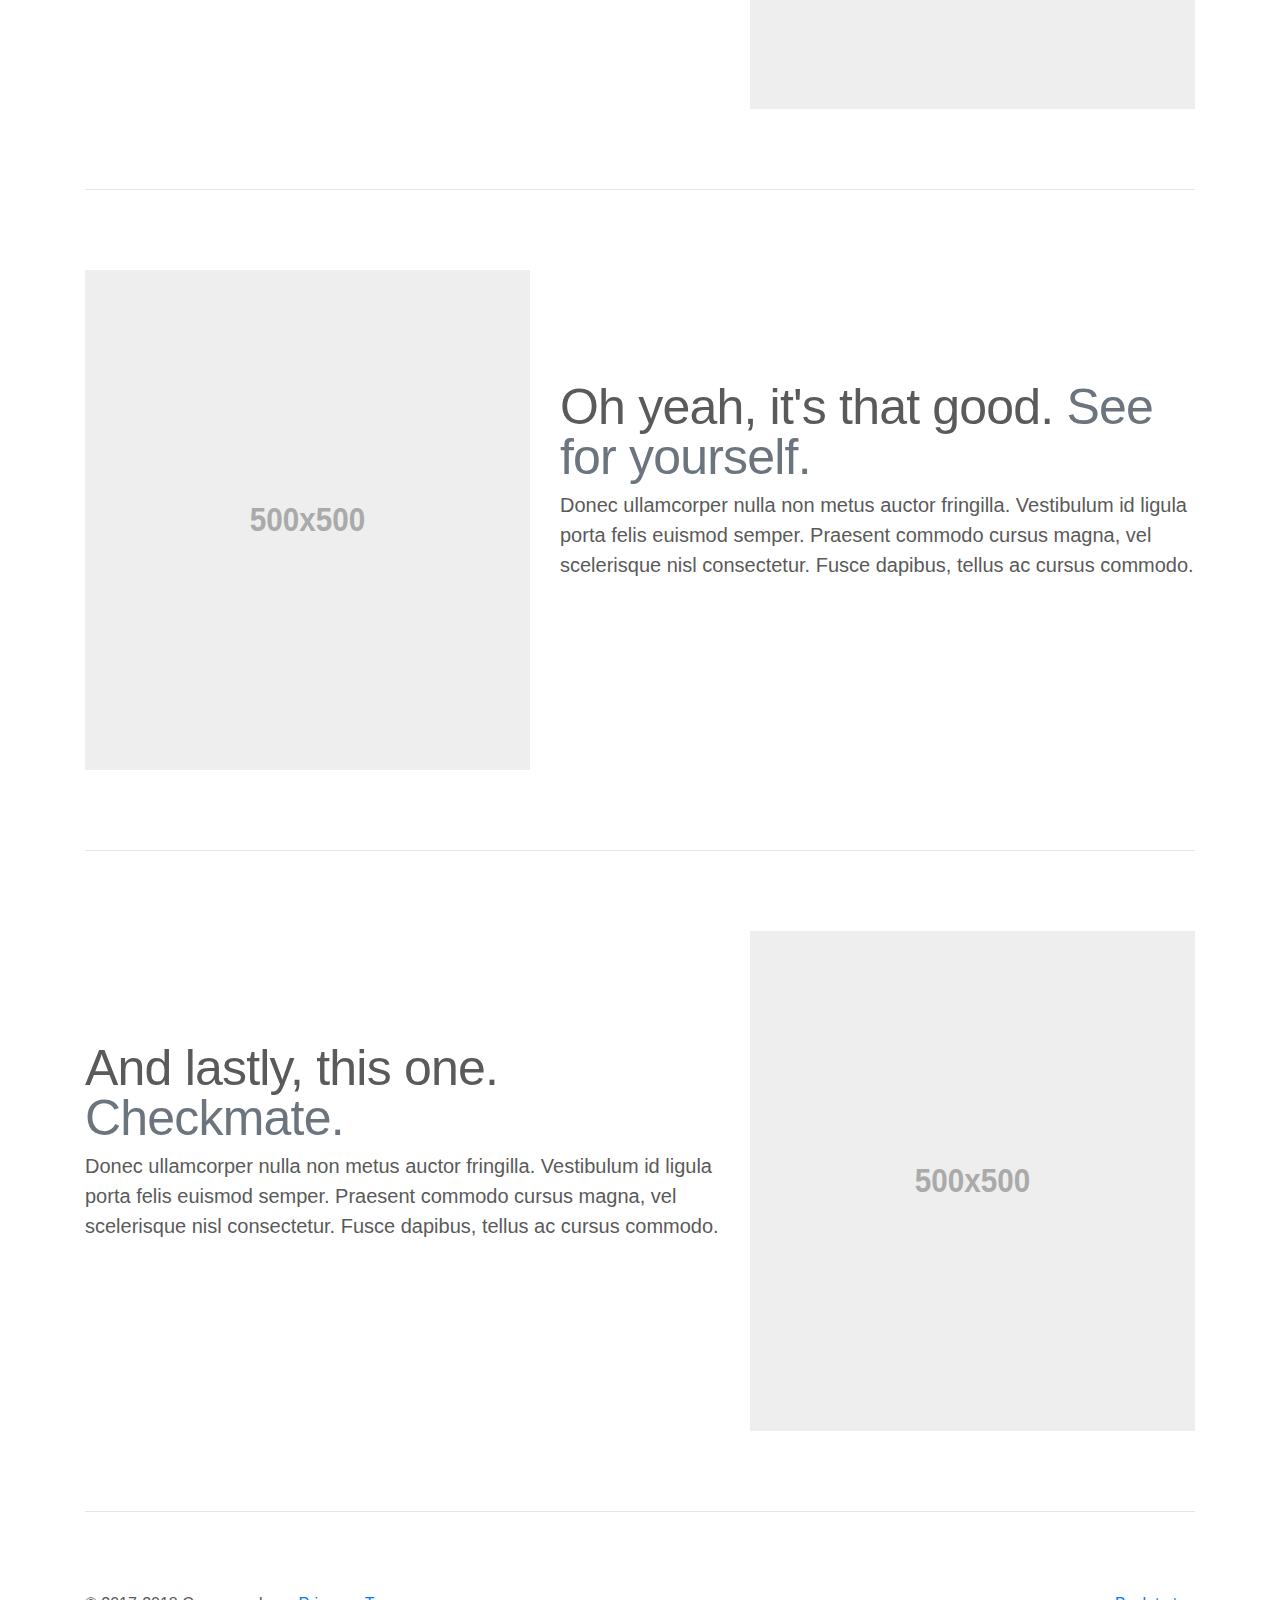
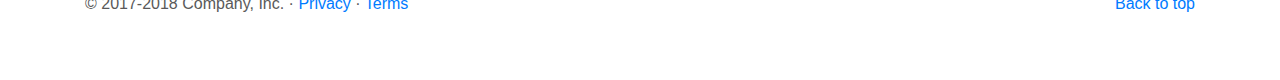
<file: CasinoLive/bootstrap-4.0.0/docs/4.0/examples/carousel/index.html>
<!doctype html>
<html lang="en">
  <head>
    <meta charset="utf-8">
    <meta name="viewport" content="width=device-width, initial-scale=1, shrink-to-fit=no">
    <meta name="description" content="">
    <meta name="author" content="">
    <link rel="icon" href="../../../../favicon.ico">

    <title>Carousel Template for Bootstrap</title>

    <!-- Bootstrap core CSS -->
    <link href="../../../../dist/css/bootstrap.min.css" rel="stylesheet">

    <!-- Custom styles for this template -->
    <link href="carousel.css" rel="stylesheet">
  </head>
  <body>

    <header>
      <nav class="navbar navbar-expand-md navbar-dark fixed-top bg-dark">
        <a class="navbar-brand" href="#">Carousel</a>
        <button class="navbar-toggler" type="button" data-toggle="collapse" data-target="#navbarCollapse" aria-controls="navbarCollapse" aria-expanded="false" aria-label="Toggle navigation">
          <span class="navbar-toggler-icon"></span>
        </button>
        <div class="collapse navbar-collapse" id="navbarCollapse">
          <ul class="navbar-nav mr-auto">
            <li class="nav-item active">
              <a class="nav-link" href="#">Home <span class="sr-only">(current)</span></a>
            </li>
            <li class="nav-item">
              <a class="nav-link" href="#">Link</a>
            </li>
            <li class="nav-item">
              <a class="nav-link disabled" href="#">Disabled</a>
            </li>
          </ul>
          <form class="form-inline mt-2 mt-md-0">
            <input class="form-control mr-sm-2" type="text" placeholder="Search" aria-label="Search">
            <button class="btn btn-outline-success my-2 my-sm-0" type="submit">Search</button>
          </form>
        </div>
      </nav>
    </header>

    <main role="main">

      <div id="myCarousel" class="carousel slide" data-ride="carousel">
        <ol class="carousel-indicators">
          <li data-target="#myCarousel" data-slide-to="0" class="active"></li>
          <li data-target="#myCarousel" data-slide-to="1"></li>
          <li data-target="#myCarousel" data-slide-to="2"></li>
        </ol>
        <div class="carousel-inner">
          <div class="carousel-item active">
            <img class="first-slide" src="[data-uri]" alt="First slide">
            <div class="container">
              <div class="carousel-caption text-left">
                <h1>Example headline.</h1>
                <p>Cras justo odio, dapibus ac facilisis in, egestas eget quam. Donec id elit non mi porta gravida at eget metus. Nullam id dolor id nibh ultricies vehicula ut id elit.</p>
                <p><a class="btn btn-lg btn-primary" href="#" role="button">Sign up today</a></p>
              </div>
            </div>
          </div>
          <div class="carousel-item">
            <img class="second-slide" src="[data-uri]" alt="Second slide">
            <div class="container">
              <div class="carousel-caption">
                <h1>Another example headline.</h1>
                <p>Cras justo odio, dapibus ac facilisis in, egestas eget quam. Donec id elit non mi porta gravida at eget metus. Nullam id dolor id nibh ultricies vehicula ut id elit.</p>
                <p><a class="btn btn-lg btn-primary" href="#" role="button">Learn more</a></p>
              </div>
            </div>
          </div>
          <div class="carousel-item">
            <img class="third-slide" src="[data-uri]" alt="Third slide">
            <div class="container">
              <div class="carousel-caption text-right">
                <h1>One more for good measure.</h1>
                <p>Cras justo odio, dapibus ac facilisis in, egestas eget quam. Donec id elit non mi porta gravida at eget metus. Nullam id dolor id nibh ultricies vehicula ut id elit.</p>
                <p><a class="btn btn-lg btn-primary" href="#" role="button">Browse gallery</a></p>
              </div>
            </div>
          </div>
        </div>
        <a class="carousel-control-prev" href="#myCarousel" role="button" data-slide="prev">
          <span class="carousel-control-prev-icon" aria-hidden="true"></span>
          <span class="sr-only">Previous</span>
        </a>
        <a class="carousel-control-next" href="#myCarousel" role="button" data-slide="next">
          <span class="carousel-control-next-icon" aria-hidden="true"></span>
          <span class="sr-only">Next</span>
        </a>
      </div>


      <!-- Marketing messaging and featurettes
      ================================================== -->
      <!-- Wrap the rest of the page in another container to center all the content. -->

      <div class="container marketing">

        <!-- Three columns of text below the carousel -->
        <div class="row">
          <div class="col-lg-4">
            <img class="rounded-circle" src="[data-uri]" alt="Generic placeholder image" width="140" height="140">
            <h2>Heading</h2>
            <p>Donec sed odio dui. Etiam porta sem malesuada magna mollis euismod. Nullam id dolor id nibh ultricies vehicula ut id elit. Morbi leo risus, porta ac consectetur ac, vestibulum at eros. Praesent commodo cursus magna.</p>
            <p><a class="btn btn-secondary" href="#" role="button">View details &raquo;</a></p>
          </div><!-- /.col-lg-4 -->
          <div class="col-lg-4">
            <img class="rounded-circle" src="[data-uri]" alt="Generic placeholder image" width="140" height="140">
            <h2>Heading</h2>
            <p>Duis mollis, est non commodo luctus, nisi erat porttitor ligula, eget lacinia odio sem nec elit. Cras mattis consectetur purus sit amet fermentum. Fusce dapibus, tellus ac cursus commodo, tortor mauris condimentum nibh.</p>
            <p><a class="btn btn-secondary" href="#" role="button">View details &raquo;</a></p>
          </div><!-- /.col-lg-4 -->
          <div class="col-lg-4">
            <img class="rounded-circle" src="[data-uri]" alt="Generic placeholder image" width="140" height="140">
            <h2>Heading</h2>
            <p>Donec sed odio dui. Cras justo odio, dapibus ac facilisis in, egestas eget quam. Vestibulum id ligula porta felis euismod semper. Fusce dapibus, tellus ac cursus commodo, tortor mauris condimentum nibh, ut fermentum massa justo sit amet risus.</p>
            <p><a class="btn btn-secondary" href="#" role="button">View details &raquo;</a></p>
          </div><!-- /.col-lg-4 -->
        </div><!-- /.row -->


        <!-- START THE FEATURETTES -->

        <hr class="featurette-divider">

        <div class="row featurette">
          <div class="col-md-7">
            <h2 class="featurette-heading">First featurette heading. <span class="text-muted">It'll blow your mind.</span></h2>
            <p class="lead">Donec ullamcorper nulla non metus auctor fringilla. Vestibulum id ligula porta felis euismod semper. Praesent commodo cursus magna, vel scelerisque nisl consectetur. Fusce dapibus, tellus ac cursus commodo.</p>
          </div>
          <div class="col-md-5">
            <img class="featurette-image img-fluid mx-auto" data-src="holder.js/500x500/auto" alt="Generic placeholder image">
          </div>
        </div>

        <hr class="featurette-divider">

        <div class="row featurette">
          <div class="col-md-7 order-md-2">
            <h2 class="featurette-heading">Oh yeah, it's that good. <span class="text-muted">See for yourself.</span></h2>
            <p class="lead">Donec ullamcorper nulla non metus auctor fringilla. Vestibulum id ligula porta felis euismod semper. Praesent commodo cursus magna, vel scelerisque nisl consectetur. Fusce dapibus, tellus ac cursus commodo.</p>
          </div>
          <div class="col-md-5 order-md-1">
            <img class="featurette-image img-fluid mx-auto" data-src="holder.js/500x500/auto" alt="Generic placeholder image">
          </div>
        </div>

        <hr class="featurette-divider">

        <div class="row featurette">
          <div class="col-md-7">
            <h2 class="featurette-heading">And lastly, this one. <span class="text-muted">Checkmate.</span></h2>
            <p class="lead">Donec ullamcorper nulla non metus auctor fringilla. Vestibulum id ligula porta felis euismod semper. Praesent commodo cursus magna, vel scelerisque nisl consectetur. Fusce dapibus, tellus ac cursus commodo.</p>
          </div>
          <div class="col-md-5">
            <img class="featurette-image img-fluid mx-auto" data-src="holder.js/500x500/auto" alt="Generic placeholder image">
          </div>
        </div>

        <hr class="featurette-divider">

        <!-- /END THE FEATURETTES -->

      </div><!-- /.container -->


      <!-- FOOTER -->
      <footer class="container">
        <p class="float-right"><a href="#">Back to top</a></p>
        <p>&copy; 2017-2018 Company, Inc. &middot; <a href="#">Privacy</a> &middot; <a href="#">Terms</a></p>
      </footer>
    </main>

    <!-- Bootstrap core JavaScript
    ================================================== -->
    <!-- Placed at the end of the document so the pages load faster -->
    <script src="https://code.jquery.com/jquery-3.2.1.slim.min.js" integrity="sha384-KJ3o2DKtIkvYIK3UENzmM7KCkRr/rE9/Qpg6aAZGJwFDMVNA/GpGFF93hXpG5KkN" crossorigin="anonymous"></script>
    <script>window.jQuery || document.write('<script src="../../../../assets/js/vendor/jquery-slim.min.js"><\/script>')</script>
    <script src="../../../../assets/js/vendor/popper.min.js"></script>
    <script src="../../../../dist/js/bootstrap.min.js"></script>
    <!-- Just to make our placeholder images work. Don't actually copy the next line! -->
    <script src="../../../../assets/js/vendor/holder.min.js"></script>
  </body>
</html>
</file>
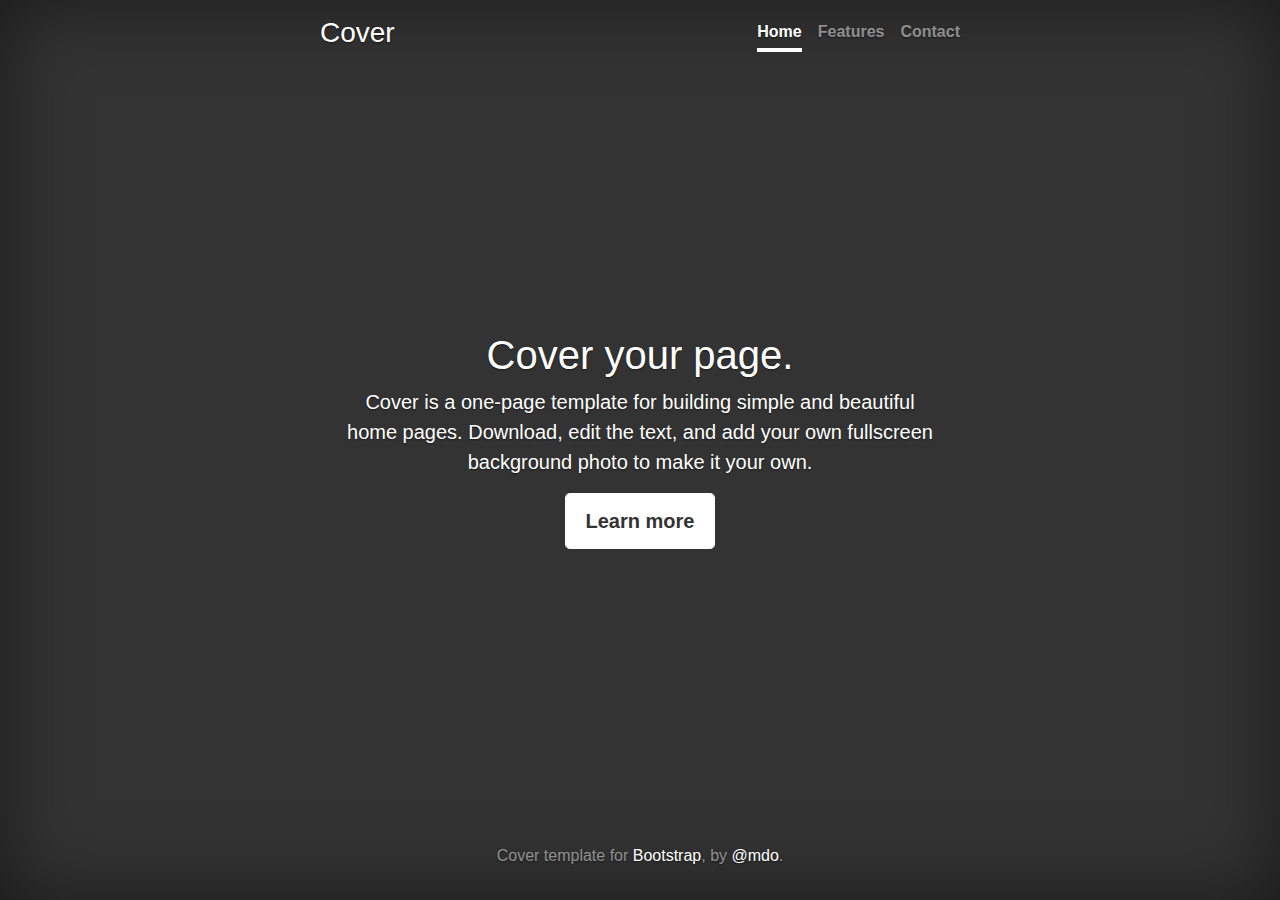
<file: CasinoLive/bootstrap-4.0.0/docs/4.0/examples/cover/index.html>
<!doctype html>
<html lang="en">
  <head>
    <meta charset="utf-8">
    <meta name="viewport" content="width=device-width, initial-scale=1, shrink-to-fit=no">
    <meta name="description" content="">
    <meta name="author" content="">
    <link rel="icon" href="../../../../favicon.ico">

    <title>Cover Template for Bootstrap</title>

    <!-- Bootstrap core CSS -->
    <link href="../../../../dist/css/bootstrap.min.css" rel="stylesheet">

    <!-- Custom styles for this template -->
    <link href="cover.css" rel="stylesheet">
  </head>

  <body class="text-center">

    <div class="cover-container d-flex h-100 p-3 mx-auto flex-column">
      <header class="masthead mb-auto">
        <div class="inner">
          <h3 class="masthead-brand">Cover</h3>
          <nav class="nav nav-masthead justify-content-center">
            <a class="nav-link active" href="#">Home</a>
            <a class="nav-link" href="#">Features</a>
            <a class="nav-link" href="#">Contact</a>
          </nav>
        </div>
      </header>

      <main role="main" class="inner cover">
        <h1 class="cover-heading">Cover your page.</h1>
        <p class="lead">Cover is a one-page template for building simple and beautiful home pages. Download, edit the text, and add your own fullscreen background photo to make it your own.</p>
        <p class="lead">
          <a href="#" class="btn btn-lg btn-secondary">Learn more</a>
        </p>
      </main>

      <footer class="mastfoot mt-auto">
        <div class="inner">
          <p>Cover template for <a href="https://getbootstrap.com/">Bootstrap</a>, by <a href="https://twitter.com/mdo">@mdo</a>.</p>
        </div>
      </footer>
    </div>


    <!-- Bootstrap core JavaScript
    ================================================== -->
    <!-- Placed at the end of the document so the pages load faster -->
    <script src="https://code.jquery.com/jquery-3.2.1.slim.min.js" integrity="sha384-KJ3o2DKtIkvYIK3UENzmM7KCkRr/rE9/Qpg6aAZGJwFDMVNA/GpGFF93hXpG5KkN" crossorigin="anonymous"></script>
    <script>window.jQuery || document.write('<script src="../../../../assets/js/vendor/jquery-slim.min.js"><\/script>')</script>
    <script src="../../../../assets/js/vendor/popper.min.js"></script>
    <script src="../../../../dist/js/bootstrap.min.js"></script>
  </body>
</html>
</file>
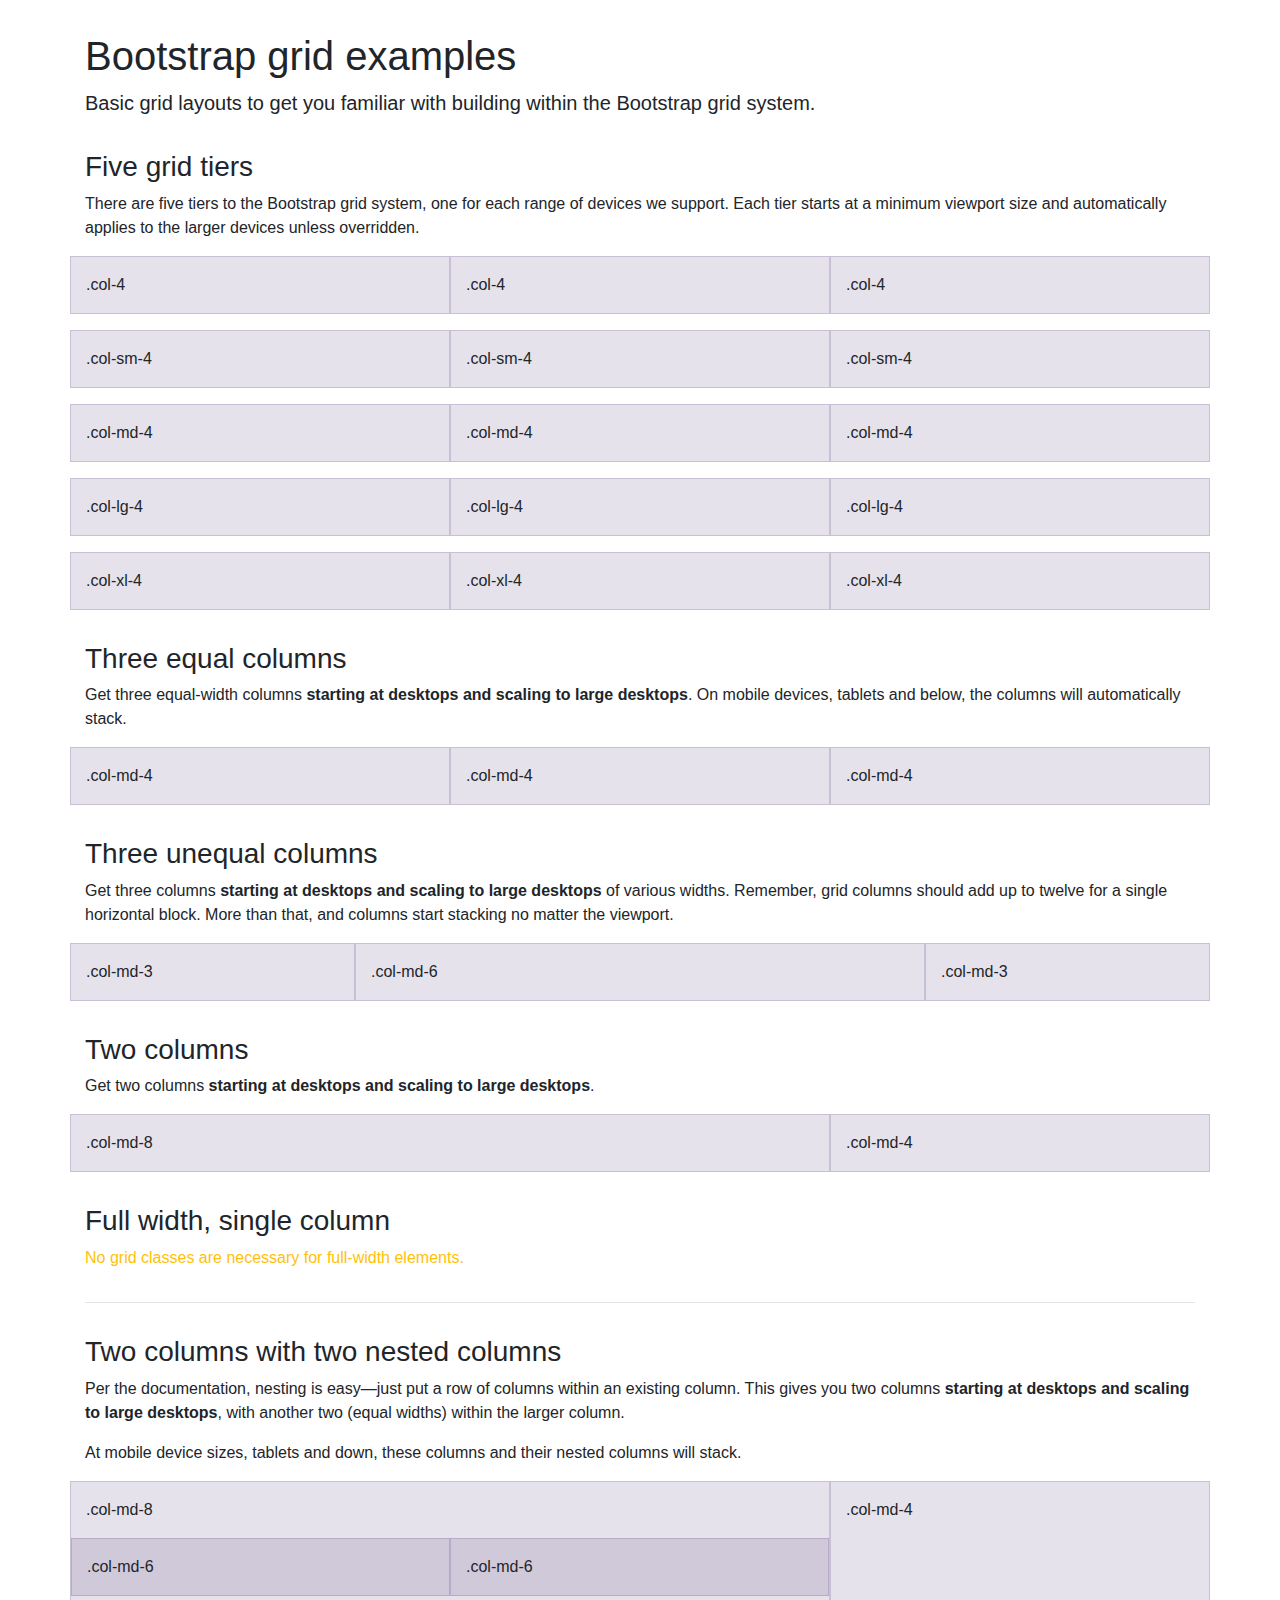
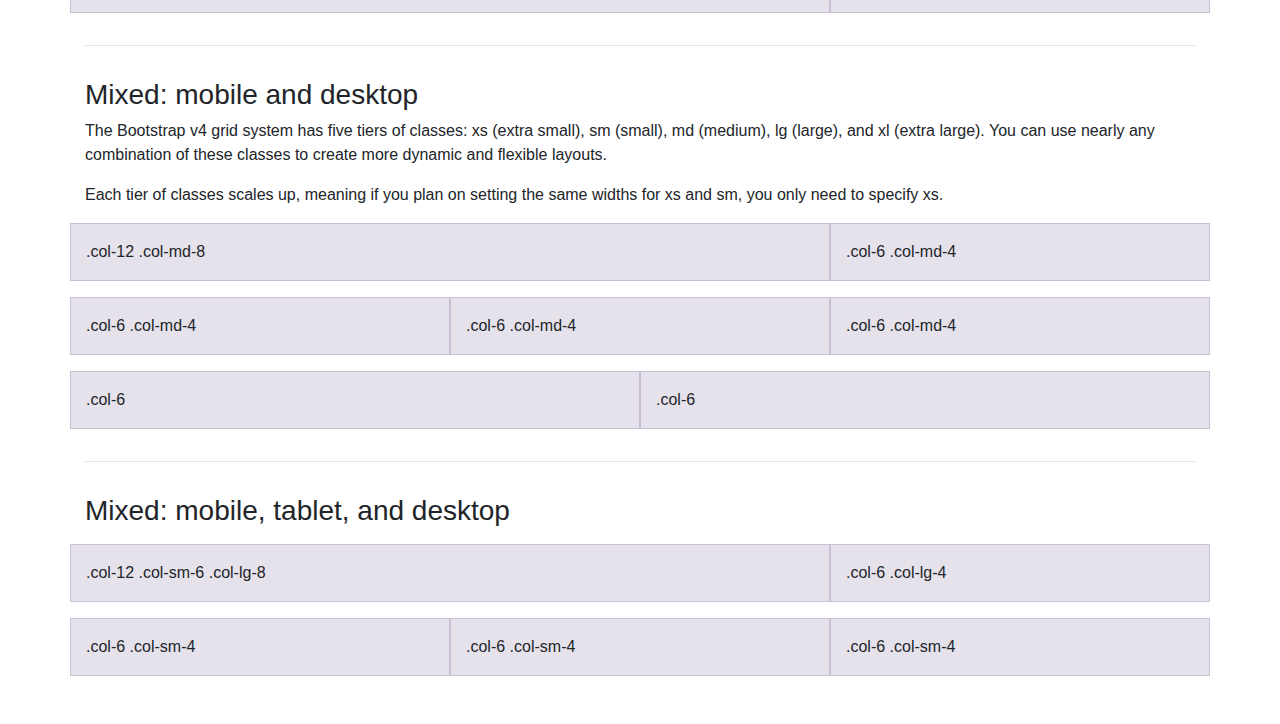
<file: CasinoLive/bootstrap-4.0.0/docs/4.0/examples/grid/index.html>
<!doctype html>
<html lang="en">
  <head>
    <meta charset="utf-8">
    <meta name="viewport" content="width=device-width, initial-scale=1, shrink-to-fit=no">
    <meta name="description" content="">
    <meta name="author" content="">
    <link rel="icon" href="../../../../favicon.ico">

    <title>Grid Template for Bootstrap</title>

    <!-- Bootstrap core CSS -->
    <link href="../../../../dist/css/bootstrap.min.css" rel="stylesheet">

    <!-- Custom styles for this template -->
    <link href="grid.css" rel="stylesheet">
  </head>

  <body>
    <div class="container">

      <h1>Bootstrap grid examples</h1>
      <p class="lead">Basic grid layouts to get you familiar with building within the Bootstrap grid system.</p>

      <h3>Five grid tiers</h3>
      <p>There are five tiers to the Bootstrap grid system, one for each range of devices we support. Each tier starts at a minimum viewport size and automatically applies to the larger devices unless overridden.</p>

      <div class="row">
        <div class="col-4">.col-4</div>
        <div class="col-4">.col-4</div>
        <div class="col-4">.col-4</div>
      </div>

      <div class="row">
        <div class="col-sm-4">.col-sm-4</div>
        <div class="col-sm-4">.col-sm-4</div>
        <div class="col-sm-4">.col-sm-4</div>
      </div>

      <div class="row">
        <div class="col-md-4">.col-md-4</div>
        <div class="col-md-4">.col-md-4</div>
        <div class="col-md-4">.col-md-4</div>
      </div>

      <div class="row">
        <div class="col-lg-4">.col-lg-4</div>
        <div class="col-lg-4">.col-lg-4</div>
        <div class="col-lg-4">.col-lg-4</div>
      </div>

      <div class="row">
        <div class="col-xl-4">.col-xl-4</div>
        <div class="col-xl-4">.col-xl-4</div>
        <div class="col-xl-4">.col-xl-4</div>
      </div>

      <h3>Three equal columns</h3>
      <p>Get three equal-width columns <strong>starting at desktops and scaling to large desktops</strong>. On mobile devices, tablets and below, the columns will automatically stack.</p>
      <div class="row">
        <div class="col-md-4">.col-md-4</div>
        <div class="col-md-4">.col-md-4</div>
        <div class="col-md-4">.col-md-4</div>
      </div>

      <h3>Three unequal columns</h3>
      <p>Get three columns <strong>starting at desktops and scaling to large desktops</strong> of various widths. Remember, grid columns should add up to twelve for a single horizontal block. More than that, and columns start stacking no matter the viewport.</p>
      <div class="row">
        <div class="col-md-3">.col-md-3</div>
        <div class="col-md-6">.col-md-6</div>
        <div class="col-md-3">.col-md-3</div>
      </div>

      <h3>Two columns</h3>
      <p>Get two columns <strong>starting at desktops and scaling to large desktops</strong>.</p>
      <div class="row">
        <div class="col-md-8">.col-md-8</div>
        <div class="col-md-4">.col-md-4</div>
      </div>

      <h3>Full width, single column</h3>
      <p class="text-warning">No grid classes are necessary for full-width elements.</p>

      <hr>

      <h3>Two columns with two nested columns</h3>
      <p>Per the documentation, nesting is easy—just put a row of columns within an existing column. This gives you two columns <strong>starting at desktops and scaling to large desktops</strong>, with another two (equal widths) within the larger column.</p>
      <p>At mobile device sizes, tablets and down, these columns and their nested columns will stack.</p>
      <div class="row">
        <div class="col-md-8">
          .col-md-8
          <div class="row">
            <div class="col-md-6">.col-md-6</div>
            <div class="col-md-6">.col-md-6</div>
          </div>
        </div>
        <div class="col-md-4">.col-md-4</div>
      </div>

      <hr>

      <h3>Mixed: mobile and desktop</h3>
      <p>The Bootstrap v4 grid system has five tiers of classes: xs (extra small), sm (small), md (medium), lg (large), and xl (extra large). You can use nearly any combination of these classes to create more dynamic and flexible layouts.</p>
      <p>Each tier of classes scales up, meaning if you plan on setting the same widths for xs and sm, you only need to specify xs.</p>
      <div class="row">
        <div class="col-12 col-md-8">.col-12 .col-md-8</div>
        <div class="col-6 col-md-4">.col-6 .col-md-4</div>
      </div>
      <div class="row">
        <div class="col-6 col-md-4">.col-6 .col-md-4</div>
        <div class="col-6 col-md-4">.col-6 .col-md-4</div>
        <div class="col-6 col-md-4">.col-6 .col-md-4</div>
      </div>
      <div class="row">
        <div class="col-6">.col-6</div>
        <div class="col-6">.col-6</div>
      </div>

      <hr>

      <h3>Mixed: mobile, tablet, and desktop</h3>
      <p></p>
      <div class="row">
        <div class="col-12 col-sm-6 col-lg-8">.col-12 .col-sm-6 .col-lg-8</div>
        <div class="col-6 col-lg-4">.col-6 .col-lg-4</div>
      </div>
      <div class="row">
        <div class="col-6 col-sm-4">.col-6 .col-sm-4</div>
        <div class="col-6 col-sm-4">.col-6 .col-sm-4</div>
        <div class="col-6 col-sm-4">.col-6 .col-sm-4</div>
      </div>

    </div> <!-- /container -->
  </body>
</html>
</file>
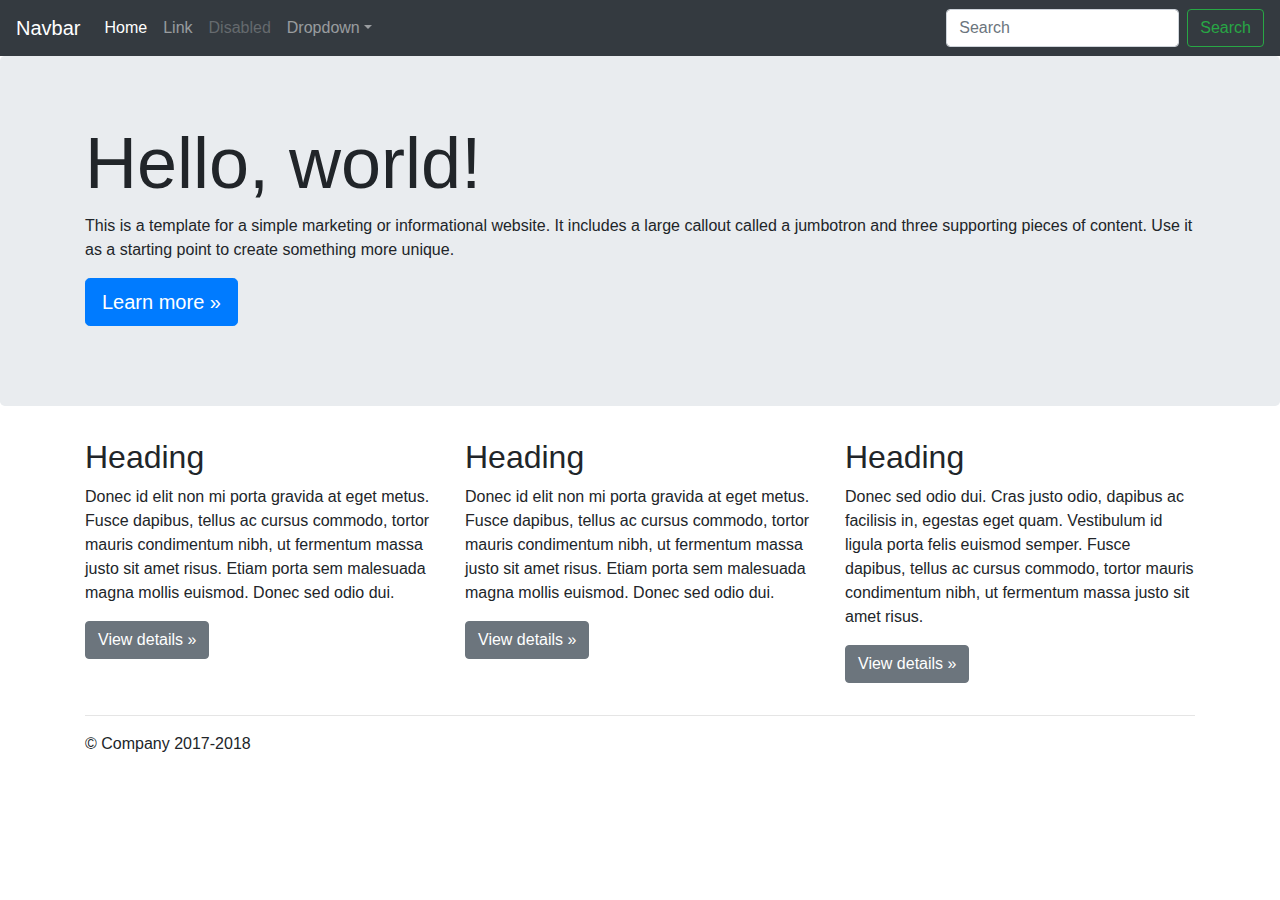
<file: CasinoLive/bootstrap-4.0.0/docs/4.0/examples/jumbotron/index.html>
<!doctype html>
<html lang="en">
  <head>
    <meta charset="utf-8">
    <meta name="viewport" content="width=device-width, initial-scale=1, shrink-to-fit=no">
    <meta name="description" content="">
    <meta name="author" content="">
    <link rel="icon" href="../../../../favicon.ico">

    <title>Jumbotron Template for Bootstrap</title>

    <!-- Bootstrap core CSS -->
    <link href="../../../../dist/css/bootstrap.min.css" rel="stylesheet">

    <!-- Custom styles for this template -->
    <link href="jumbotron.css" rel="stylesheet">
  </head>

  <body>

    <nav class="navbar navbar-expand-md navbar-dark fixed-top bg-dark">
      <a class="navbar-brand" href="#">Navbar</a>
      <button class="navbar-toggler" type="button" data-toggle="collapse" data-target="#navbarsExampleDefault" aria-controls="navbarsExampleDefault" aria-expanded="false" aria-label="Toggle navigation">
        <span class="navbar-toggler-icon"></span>
      </button>

      <div class="collapse navbar-collapse" id="navbarsExampleDefault">
        <ul class="navbar-nav mr-auto">
          <li class="nav-item active">
            <a class="nav-link" href="#">Home <span class="sr-only">(current)</span></a>
          </li>
          <li class="nav-item">
            <a class="nav-link" href="#">Link</a>
          </li>
          <li class="nav-item">
            <a class="nav-link disabled" href="#">Disabled</a>
          </li>
          <li class="nav-item dropdown">
            <a class="nav-link dropdown-toggle" href="http://example.com" id="dropdown01" data-toggle="dropdown" aria-haspopup="true" aria-expanded="false">Dropdown</a>
            <div class="dropdown-menu" aria-labelledby="dropdown01">
              <a class="dropdown-item" href="#">Action</a>
              <a class="dropdown-item" href="#">Another action</a>
              <a class="dropdown-item" href="#">Something else here</a>
            </div>
          </li>
        </ul>
        <form class="form-inline my-2 my-lg-0">
          <input class="form-control mr-sm-2" type="text" placeholder="Search" aria-label="Search">
          <button class="btn btn-outline-success my-2 my-sm-0" type="submit">Search</button>
        </form>
      </div>
    </nav>

    <main role="main">

      <!-- Main jumbotron for a primary marketing message or call to action -->
      <div class="jumbotron">
        <div class="container">
          <h1 class="display-3">Hello, world!</h1>
          <p>This is a template for a simple marketing or informational website. It includes a large callout called a jumbotron and three supporting pieces of content. Use it as a starting point to create something more unique.</p>
          <p><a class="btn btn-primary btn-lg" href="#" role="button">Learn more &raquo;</a></p>
        </div>
      </div>

      <div class="container">
        <!-- Example row of columns -->
        <div class="row">
          <div class="col-md-4">
            <h2>Heading</h2>
            <p>Donec id elit non mi porta gravida at eget metus. Fusce dapibus, tellus ac cursus commodo, tortor mauris condimentum nibh, ut fermentum massa justo sit amet risus. Etiam porta sem malesuada magna mollis euismod. Donec sed odio dui. </p>
            <p><a class="btn btn-secondary" href="#" role="button">View details &raquo;</a></p>
          </div>
          <div class="col-md-4">
            <h2>Heading</h2>
            <p>Donec id elit non mi porta gravida at eget metus. Fusce dapibus, tellus ac cursus commodo, tortor mauris condimentum nibh, ut fermentum massa justo sit amet risus. Etiam porta sem malesuada magna mollis euismod. Donec sed odio dui. </p>
            <p><a class="btn btn-secondary" href="#" role="button">View details &raquo;</a></p>
          </div>
          <div class="col-md-4">
            <h2>Heading</h2>
            <p>Donec sed odio dui. Cras justo odio, dapibus ac facilisis in, egestas eget quam. Vestibulum id ligula porta felis euismod semper. Fusce dapibus, tellus ac cursus commodo, tortor mauris condimentum nibh, ut fermentum massa justo sit amet risus.</p>
            <p><a class="btn btn-secondary" href="#" role="button">View details &raquo;</a></p>
          </div>
        </div>

        <hr>

      </div> <!-- /container -->

    </main>

    <footer class="container">
      <p>&copy; Company 2017-2018</p>
    </footer>

    <!-- Bootstrap core JavaScript
    ================================================== -->
    <!-- Placed at the end of the document so the pages load faster -->
    <script src="https://code.jquery.com/jquery-3.2.1.slim.min.js" integrity="sha384-KJ3o2DKtIkvYIK3UENzmM7KCkRr/rE9/Qpg6aAZGJwFDMVNA/GpGFF93hXpG5KkN" crossorigin="anonymous"></script>
    <script>window.jQuery || document.write('<script src="../../../../assets/js/vendor/jquery-slim.min.js"><\/script>')</script>
    <script src="../../../../assets/js/vendor/popper.min.js"></script>
    <script src="../../../../dist/js/bootstrap.min.js"></script>
  </body>
</html>
</file>
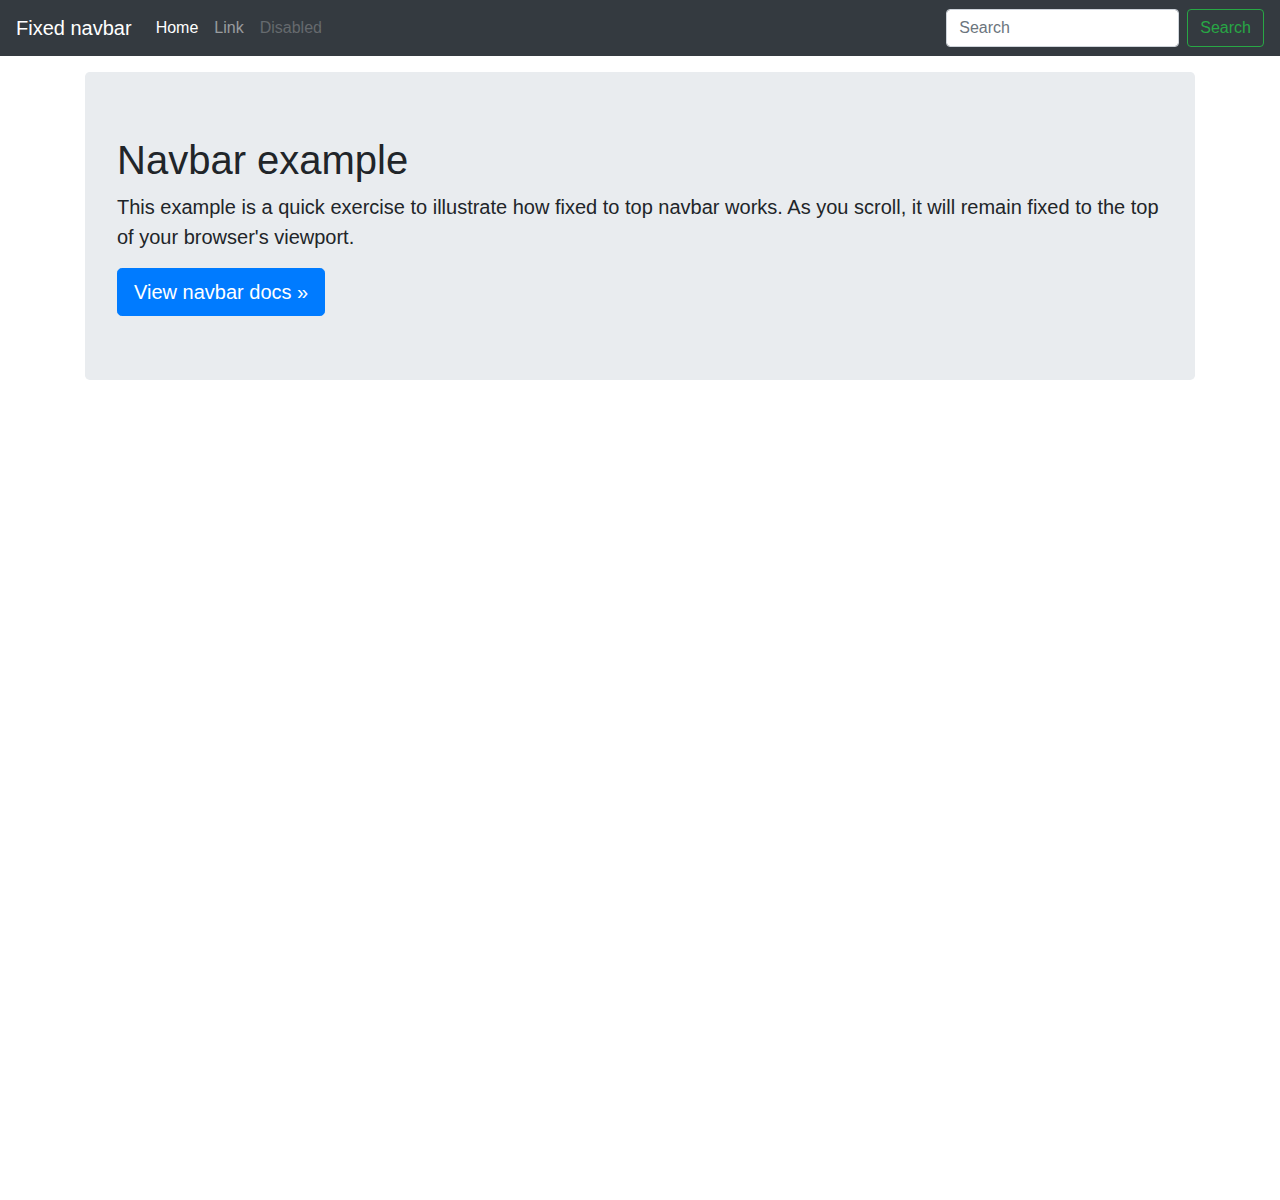
<file: CasinoLive/bootstrap-4.0.0/docs/4.0/examples/navbar-fixed/index.html>
<!doctype html>
<html lang="en">
  <head>
    <meta charset="utf-8">
    <meta name="viewport" content="width=device-width, initial-scale=1, shrink-to-fit=no">
    <meta name="description" content="">
    <meta name="author" content="">
    <link rel="icon" href="../../../../favicon.ico">

    <title>Fixed top navbar example for Bootstrap</title>

    <!-- Bootstrap core CSS -->
    <link href="../../../../dist/css/bootstrap.min.css" rel="stylesheet">

    <!-- Custom styles for this template -->
    <link href="navbar-top-fixed.css" rel="stylesheet">
  </head>

  <body>

    <nav class="navbar navbar-expand-md navbar-dark fixed-top bg-dark">
      <a class="navbar-brand" href="#">Fixed navbar</a>
      <button class="navbar-toggler" type="button" data-toggle="collapse" data-target="#navbarCollapse" aria-controls="navbarCollapse" aria-expanded="false" aria-label="Toggle navigation">
        <span class="navbar-toggler-icon"></span>
      </button>
      <div class="collapse navbar-collapse" id="navbarCollapse">
        <ul class="navbar-nav mr-auto">
          <li class="nav-item active">
            <a class="nav-link" href="#">Home <span class="sr-only">(current)</span></a>
          </li>
          <li class="nav-item">
            <a class="nav-link" href="#">Link</a>
          </li>
          <li class="nav-item">
            <a class="nav-link disabled" href="#">Disabled</a>
          </li>
        </ul>
        <form class="form-inline mt-2 mt-md-0">
          <input class="form-control mr-sm-2" type="text" placeholder="Search" aria-label="Search">
          <button class="btn btn-outline-success my-2 my-sm-0" type="submit">Search</button>
        </form>
      </div>
    </nav>

    <main role="main" class="container">
      <div class="jumbotron">
        <h1>Navbar example</h1>
        <p class="lead">This example is a quick exercise to illustrate how fixed to top navbar works. As you scroll, it will remain fixed to the top of your browser's viewport.</p>
        <a class="btn btn-lg btn-primary" href="../../components/navbar/" role="button">View navbar docs &raquo;</a>
      </div>
    </main>

    <!-- Bootstrap core JavaScript
    ================================================== -->
    <!-- Placed at the end of the document so the pages load faster -->
    <script src="https://code.jquery.com/jquery-3.2.1.slim.min.js" integrity="sha384-KJ3o2DKtIkvYIK3UENzmM7KCkRr/rE9/Qpg6aAZGJwFDMVNA/GpGFF93hXpG5KkN" crossorigin="anonymous"></script>
    <script>window.jQuery || document.write('<script src="../../../../assets/js/vendor/jquery-slim.min.js"><\/script>')</script>
    <script src="../../../../assets/js/vendor/popper.min.js"></script>
    <script src="../../../../dist/js/bootstrap.min.js"></script>
  </body>
</html>
</file>
<file: CasinoLive/home_page/prevent_default_scroll.css>
/********************************* tolgo scrollbar di default*******************/
*::-webkit-scrollbar {
    width: 0px;
    height: 0px;
}
  
*::-moz-scrollbar {
    width: 0px;
    height: 0px;
}

*::-ms-scrollbar {
  width: 0px; /* larghezza della scrollbar per Edge */
  height: 0px;
}
  
*{	
  scrollbar-width: none; /*elimina la scrollbar su firefox*/
  -ms-overflow-style: none; /* Internet Explorer e Edge */
}

::-webkit-scrollbar-corner {
  background-color: transparent;
}
</file>
<file: CasinoLive/login/login.css>
body::-webkit-scrollbar {
  width: 3px;
}

body::-webkit-scrollbar-track {
  box-shadow: inset 0 0 5px grey;
  border-radius: 5px;
}  

body::-webkit-scrollbar-thumb {
  background: rgb(148, 5, 209);
  border-radius: 5px;
}


body{
  width: 100%;
  height: 100%;
  overflow: scroll;
}


.form-login-container{
  background-image: url("../image/small-img.jpg");
  background-size: cover;
  background-position: center;
  display: flex;
  height:430px;
  width: 250px;
  border: 3px solid;
  flex-direction: column;
  color:white;
  border-radius: 20px;
  box-shadow: 0 0 0 1px inset;
  filter: brightness(150%);
}

.login-form{
  display: flex;
  flex-direction: column;
  align-items: center;
  height:430px;
  width: 98%;
}
.login-form-title{
  overflow: hidden;
  text-align: center;
}

.label{
  padding-left: 10px;
}


.login-email-cnt{
  margin:2px;
  width: 80%;
  text-align: center;
}

.login-email-cnt input[type="email"]:hover{
  box-shadow: 0 0 0 2px inset;
  background-color: rgb(156, 247, 159);
}

.login-email-txt{
  border-color:rgb(255, 0, 0) ;
  width: 95%;
  /*height: 4vh;*/height: 23px;
  border-width: 3px;
  border-radius: 10px;
  background-color: rgb(222, 248, 240);
  font-size: large;
  font-weight: bold;
  text-align: center;
}



.login-pass-cnt{
  text-align: center;
  margin:2px;
  width: 80%;
}

.login-pass-cnt input[type="password"]:hover {
  box-shadow: 0 0 0 2px inset;
  background-color: rgb(156, 247, 159);
}

.login-pass-txt{
  border-color:rgb(255, 0, 0) ;
  width: 95%;
  /*height: 4vh;*/height: 23px;
  border-width: 3px;
  border-radius: 10px;
  background-color: rgb(222, 248, 240);
  text-align: center;
}

.check-remember{
  margin:2px;
}


.login-send-btn{
  margin: auto auto;
  width: fit-content;
  height: fit-content;
  text-align: center;
  padding-top: 30px;
  padding-bottom: 5px;
}

.btn-custom {
    background-color: #4eff07;
    border: 1px solid #000000;
    border-radius: 10px;
    color: #000000;
    font-size: 30px;
}

.btn-custom:hover {
    background-color: #fff;
    color: #00ff0d;
}


.img-btn{
  height: 100px;
  width: 100px;
}
</file>
<file: CasinoLive/register/signin.css>
.form-reg-container{
  background-image: url("../image/reg-bakc-gorund-small.jpg");
  background-size: cover;
  background-position: center;
  display: flex;
  height:430px;
  width: 250px;
  border: 3px solid;
  flex-direction: column;
  color:white;
  border-radius: 20px;
  box-shadow: inset 0 0 1px;
}

.reg-form{
    display: flex;
    flex-direction: column;
    align-items: center;
    height:100%;
    width: 98%;
    filter: brightness(150%);
}



.reg-form-title{
  overflow: hidden;
  text-align: center;
}

.label{
  padding-left: 10px;
}

.reg-email-cnt{
  margin:2px;
  width: 80%;
  text-align: center;
}

.reg-email-cnt input[type="email"]:hover{
  box-shadow: 0 0 0 2px inset;
  background-color: rgb(156, 247, 159);
}

.reg-email-txt{
  border-color:rgb(255, 0, 0) ;
  width: 95%;
  /*height: 4vh;*/height: 23px;
  border-width: 3px;
  border-radius: 10px;
  background-color: rgb(222, 248, 240);
  font-size: large;
  font-weight: bold;
  text-align: center;
}



.reg-username-cnt{
  margin:2px;
  width: 80%;
  text-align: center;
}

.reg-username-cnt input[type="text"]:hover{
  box-shadow: 0 0 0 2px inset;
  background-color: rgb(156, 247, 159);
}

.reg-username-txt{
  border-color:rgb(255, 0, 0) ;
  width: 95%;
  /*height: 4vh;*/height: 23px;
  border-width: 3px;
  border-radius: 10px;
  background-color: rgb(222, 248, 240);
  font-size: large;
  font-weight: bold;
  text-align: center;
}



.reg-pass-cnt{
  margin:2px;
  width: 80%;
  text-align: center;
}

.reg-pass-cnt input[type="password"]:hover {
  box-shadow: 0 0 0 2px inset;
  background-color: rgb(156, 247, 159);
}

.reg-pass-txt{
  border-color:rgb(255, 0, 0) ;
  width: 95%;
  /*height: 4vh;*/height: 23px;
  border-width: 3px;
  border-radius: 10px;
  background-color: rgb(222, 248, 240);
  text-align: center;
}


.reg-eta-cnt{
  margin:2px;
  width: 80%;
  text-align: center;
}

.row-eta{
  display: flex;
  flex-direction: row;
  align-items: flex-end;
  justify-content: flex-end;
}

.col-eta{
  width: 80%;
  display: flex;
  flex-direction: column;
  align-items: center;
}


.reg-eta-number{
  border-color:rgb(255, 0, 0) ;
  width: 95%;
  /*height: 4vh;*/height: 23px;
  border-width: 3px;
  border-radius: 10px;
  background-color: rgb(222, 248, 240);
  text-align: center;
}

.reg-eta-cnt input[type="number"]:hover {
  box-shadow: 0 0 0 2px inset;
  background-color: rgb(156, 247, 159);
}

.col-info{
  width: 20%;
  display: flex;
  flex-direction: row;
  justify-content: flex-end;
}

.info-img{
  max-width: 30px;
  max-height: 30px ;
}

.reg-send-btn{
  margin: auto auto;
  width: fit-content;
  height: fit-content;
  text-align: center;
  padding-top: 10px;
  padding-bottom: 5px;
}

.btn-custom {
    background-color: #4eff07;
    border: 1px solid #000000;
    border-radius: 10px;
    color: #000000;
    font-size: 30px;
}

.btn-custom:hover {
    background-color: #fff;
    color: #00ff0d;
}



.reg-error-container{
  border: solid;
  height: 100%;
  display: flex;
  flex-direction: column;
  align-items: center;
  justify-content: center;
}

.reg-error-str{
    color: #ffffff;
    font-size:20px;
    height:fit-content;
    border:solid;
    border-radius:10px;
    padding:3px;
    width:90%;
    margin: 10px;
}
</file>
<file: CasinoLive/index_style.css>
body::-webkit-scrollbar {
    width: 3px;
  }
  
  body::-webkit-scrollbar-track {
    box-shadow: inset 0 0 5px grey;
    border-radius: 5px;
  }  
  
  body::-webkit-scrollbar-thumb {
    background: rgb(148, 5, 209);
    border-radius: 5px;
  }
  


body{
    background-image: url("./image/starlight_mod.jpg");
    background-size: cover;
    background-position: center;
    display: flex;
    overflow: scroll;
    justify-content: center;
    align-items: center;
    flex-direction: column;
    margin: 5px auto;
    width: 100%;
    height: 100%;
    background-color: #000326;
}

strong{
    font-size: 18px;
}

.title{
    color: aliceblue;
    text-align: center;
}

.padding-or{
    width: 100%;
    height: 10px;
}

.title-img{
    width: 30vw;
    height: auto;
}

.interface-container{
    width: 60vw;
    margin: auto auto;
    color: aliceblue;
    border-radius: 30px;
}



.log-reg-container{
    display: flex;
    align-items: center;
    justify-content: space-between;
    flex-direction: row;
}



/*.reg-form{for debuggin display=none , default=flex}*/

/*Messaggio di errore******************************************************/   
.info-message{/*div fratello di reg-form*/
    border-radius: 20px;
    width: 100%;
    height: 100%;
    display: flex;
    flex-direction: row;
    justify-content: center;
    align-items: center;
   -webkit-backdrop-filter: blur(160px);/*per compatibilità con safari*/
   backdrop-filter: blur(5px);
   opacity: 1;

}

.info-interface{ /*figlio info-message, messaggio vero e proprio*/
    width: 95%;
    height: 98%;
    display: flex;
    flex-direction: column;
    justify-content: center;
    align-items: center;
}

.email-info,.username-info,.eta-info,.indietro-ctn,.password-info{
    width: 100%;
    height: 12%;
    margin-top: 5px;
    font-size: 16px;
}

.email-info{
    margin-top: 0px;
}

.lista{
    margin-block-start: 0px;
    margin-block-end: 0px;
    padding-inline-start: 0px;
    list-style: none;
}

.indietro-ctn{
    margin-top: 0px;
    height: 8%;
    display: flex;
    flex-direction: row;
    justify-content: center;
    align-items: center;
}

    .indietro-img{
        width: 20px;
        height: 20px;
        background-image: url('./image/annulla-64-red.png');
        background-repeat: no-repeat;
        background-size: cover;
        background-position: center center;
    }

.password-info{
    height: 56%;
}

.form-reg-container{
    overflow: hidden;
}
/****************************************************************/



@media screen and (max-width: 845px) {
    .interface-container {
        width: fit-content;
        margin: auto auto;
        color: aliceblue;
        border-radius: 30px;
    }
}



@media screen and (max-width: 600px) {
    .log-reg-container {
      display: flex;
      align-items: center;
      flex-direction: column;
    }

    .title-img{
        width: 50vw;
        height: auto;
    }
    .form-reg-container{
        margin: 20px;
    }
  }
</file>
<file: CasinoLive/bootstrap-4.0.0/docs/4.0/examples/album/album.css>
:root {
  --jumbotron-padding-y: 3rem;
}

.jumbotron {
  padding-top: var(--jumbotron-padding-y);
  padding-bottom: var(--jumbotron-padding-y);
  margin-bottom: 0;
  background-color: #fff;
}
@media (min-width: 768px) {
  .jumbotron {
    padding-top: calc(var(--jumbotron-padding-y) * 2);
    padding-bottom: calc(var(--jumbotron-padding-y) * 2);
  }
}

.jumbotron p:last-child {
  margin-bottom: 0;
}

.jumbotron-heading {
  font-weight: 300;
}

.jumbotron .container {
  max-width: 40rem;
}

footer {
  padding-top: 3rem;
  padding-bottom: 3rem;
}

footer p {
  margin-bottom: .25rem;
}

.box-shadow { box-shadow: 0 .25rem .75rem rgba(0, 0, 0, .05); }
</file>
<file: CasinoLive/bootstrap-4.0.0/docs/4.0/examples/blog/blog.css>
/* stylelint-disable selector-list-comma-newline-after */

.blog-header {
  line-height: 1;
  border-bottom: 1px solid #e5e5e5;
}

.blog-header-logo {
  font-family: "Playfair Display", Georgia, "Times New Roman", serif;
  font-size: 2.25rem;
}

.blog-header-logo:hover {
  text-decoration: none;
}

h1, h2, h3, h4, h5, h6 {
  font-family: "Playfair Display", Georgia, "Times New Roman", serif;
}

.display-4 {
  font-size: 2.5rem;
}
@media (min-width: 768px) {
  .display-4 {
    font-size: 3rem;
  }
}

.nav-scroller {
  position: relative;
  z-index: 2;
  height: 2.75rem;
  overflow-y: hidden;
}

.nav-scroller .nav {
  display: -webkit-box;
  display: -ms-flexbox;
  display: flex;
  -ms-flex-wrap: nowrap;
  flex-wrap: nowrap;
  padding-bottom: 1rem;
  margin-top: -1px;
  overflow-x: auto;
  text-align: center;
  white-space: nowrap;
  -webkit-overflow-scrolling: touch;
}

.nav-scroller .nav-link {
  padding-top: .75rem;
  padding-bottom: .75rem;
  font-size: .875rem;
}

.card-img-right {
  height: 100%;
  border-radius: 0 3px 3px 0;
}

.flex-auto {
  -ms-flex: 0 0 auto;
  -webkit-box-flex: 0;
  flex: 0 0 auto;
}

.h-250 { height: 250px; }
@media (min-width: 768px) {
  .h-md-250 { height: 250px; }
}

.border-top { border-top: 1px solid #e5e5e5; }
.border-bottom { border-bottom: 1px solid #e5e5e5; }

.box-shadow { box-shadow: 0 .25rem .75rem rgba(0, 0, 0, .05); }

/*
 * Blog name and description
 */
.blog-title {
  margin-bottom: 0;
  font-size: 2rem;
  font-weight: 400;
}
.blog-description {
  font-size: 1.1rem;
  color: #999;
}

@media (min-width: 40em) {
  .blog-title {
    font-size: 3.5rem;
  }
}

/* Pagination */
.blog-pagination {
  margin-bottom: 4rem;
}
.blog-pagination > .btn {
  border-radius: 2rem;
}

/*
 * Blog posts
 */
.blog-post {
  margin-bottom: 4rem;
}
.blog-post-title {
  margin-bottom: .25rem;
  font-size: 2.5rem;
}
.blog-post-meta {
  margin-bottom: 1.25rem;
  color: #999;
}

/*
 * Footer
 */
.blog-footer {
  padding: 2.5rem 0;
  color: #999;
  text-align: center;
  background-color: #f9f9f9;
  border-top: .05rem solid #e5e5e5;
}
.blog-footer p:last-child {
  margin-bottom: 0;
}
</file>
<file: CasinoLive/bootstrap-4.0.0/docs/4.0/examples/carousel/carousel.css>
/* GLOBAL STYLES
-------------------------------------------------- */
/* Padding below the footer and lighter body text */

body {
  padding-top: 3rem;
  padding-bottom: 3rem;
  color: #5a5a5a;
}


/* CUSTOMIZE THE CAROUSEL
-------------------------------------------------- */

/* Carousel base class */
.carousel {
  margin-bottom: 4rem;
}
/* Since positioning the image, we need to help out the caption */
.carousel-caption {
  bottom: 3rem;
  z-index: 10;
}

/* Declare heights because of positioning of img element */
.carousel-item {
  height: 32rem;
  background-color: #777;
}
.carousel-item > img {
  position: absolute;
  top: 0;
  left: 0;
  min-width: 100%;
  height: 32rem;
}


/* MARKETING CONTENT
-------------------------------------------------- */

/* Center align the text within the three columns below the carousel */
.marketing .col-lg-4 {
  margin-bottom: 1.5rem;
  text-align: center;
}
.marketing h2 {
  font-weight: 400;
}
.marketing .col-lg-4 p {
  margin-right: .75rem;
  margin-left: .75rem;
}


/* Featurettes
------------------------- */

.featurette-divider {
  margin: 5rem 0; /* Space out the Bootstrap <hr> more */
}

/* Thin out the marketing headings */
.featurette-heading {
  font-weight: 300;
  line-height: 1;
  letter-spacing: -.05rem;
}


/* RESPONSIVE CSS
-------------------------------------------------- */

@media (min-width: 40em) {
  /* Bump up size of carousel content */
  .carousel-caption p {
    margin-bottom: 1.25rem;
    font-size: 1.25rem;
    line-height: 1.4;
  }

  .featurette-heading {
    font-size: 50px;
  }
}

@media (min-width: 62em) {
  .featurette-heading {
    margin-top: 7rem;
  }
}
</file>
<file: CasinoLive/bootstrap-4.0.0/docs/4.0/examples/cover/cover.css>
/*
 * Globals
 */

/* Links */
a,
a:focus,
a:hover {
  color: #fff;
}

/* Custom default button */
.btn-secondary,
.btn-secondary:hover,
.btn-secondary:focus {
  color: #333;
  text-shadow: none; /* Prevent inheritance from `body` */
  background-color: #fff;
  border: .05rem solid #fff;
}


/*
 * Base structure
 */

html,
body {
  height: 100%;
  background-color: #333;
}

body {
  display: -ms-flexbox;
  display: -webkit-box;
  display: flex;
  -ms-flex-pack: center;
  -webkit-box-pack: center;
  justify-content: center;
  color: #fff;
  text-shadow: 0 .05rem .1rem rgba(0, 0, 0, .5);
  box-shadow: inset 0 0 5rem rgba(0, 0, 0, .5);
}

.cover-container {
  max-width: 42em;
}


/*
 * Header
 */
.masthead {
  margin-bottom: 2rem;
}

.masthead-brand {
  margin-bottom: 0;
}

.nav-masthead .nav-link {
  padding: .25rem 0;
  font-weight: 700;
  color: rgba(255, 255, 255, .5);
  background-color: transparent;
  border-bottom: .25rem solid transparent;
}

.nav-masthead .nav-link:hover,
.nav-masthead .nav-link:focus {
  border-bottom-color: rgba(255, 255, 255, .25);
}

.nav-masthead .nav-link + .nav-link {
  margin-left: 1rem;
}

.nav-masthead .active {
  color: #fff;
  border-bottom-color: #fff;
}

@media (min-width: 48em) {
  .masthead-brand {
    float: left;
  }
  .nav-masthead {
    float: right;
  }
}


/*
 * Cover
 */
.cover {
  padding: 0 1.5rem;
}
.cover .btn-lg {
  padding: .75rem 1.25rem;
  font-weight: 700;
}


/*
 * Footer
 */
.mastfoot {
  color: rgba(255, 255, 255, .5);
}
</file>
<file: CasinoLive/bootstrap-4.0.0/docs/4.0/examples/grid/grid.css>
body {
  padding-top: 2rem;
  padding-bottom: 2rem;
}

h3 {
  margin-top: 2rem;
}

.row {
  margin-bottom: 1rem;
}
.row .row {
  margin-top: 1rem;
  margin-bottom: 0;
}
[class*="col-"] {
  padding-top: 1rem;
  padding-bottom: 1rem;
  background-color: rgba(86, 61, 124, .15);
  border: 1px solid rgba(86, 61, 124, .2);
}

hr {
  margin-top: 2rem;
  margin-bottom: 2rem;
}
</file>
<file: CasinoLive/bootstrap-4.0.0/docs/4.0/examples/jumbotron/jumbotron.css>
/* Move down content because we have a fixed navbar that is 3.5rem tall */
body {
  padding-top: 3.5rem;
}
</file>
<file: CasinoLive/bootstrap-4.0.0/docs/4.0/examples/navbar-fixed/navbar-top-fixed.css>
/* Show it is fixed to the top */
body {
  min-height: 75rem;
  padding-top: 4.5rem;
}
</file>
<file: CasinoLive/bootstrap-4.0.0/js/tests/vendor/qunit.css>
/*!
 * QUnit 2.4.1
 * https://qunitjs.com/
 *
 * Copyright jQuery Foundation and other contributors
 * Released under the MIT license
 * https://jquery.org/license
 *
 * Date: 2017-10-22T05:12Z
 */

/** Font Family and Sizes */

#qunit-tests, #qunit-header, #qunit-banner, #qunit-testrunner-toolbar, #qunit-filteredTest, #qunit-userAgent, #qunit-testresult {
	font-family: "Helvetica Neue Light", "HelveticaNeue-Light", "Helvetica Neue", Calibri, Helvetica, Arial, sans-serif;
}

#qunit-testrunner-toolbar, #qunit-filteredTest, #qunit-userAgent, #qunit-testresult, #qunit-tests li { font-size: small; }
#qunit-tests { font-size: smaller; }


/** Resets */

#qunit-tests, #qunit-header, #qunit-banner, #qunit-filteredTest, #qunit-userAgent, #qunit-testresult, #qunit-modulefilter {
	margin: 0;
	padding: 0;
}


/** Header (excluding toolbar) */

#qunit-header {
	padding: 0.5em 0 0.5em 1em;

	color: #8699A4;
	background-color: #0D3349;

	font-size: 1.5em;
	line-height: 1em;
	font-weight: 400;

	border-radius: 5px 5px 0 0;
}

#qunit-header a {
	text-decoration: none;
	color: #C2CCD1;
}

#qunit-header a:hover,
#qunit-header a:focus {
	color: #FFF;
}

#qunit-banner {
	height: 5px;
}

#qunit-filteredTest {
	padding: 0.5em 1em 0.5em 1em;
	color: #366097;
	background-color: #F4FF77;
}

#qunit-userAgent {
	padding: 0.5em 1em 0.5em 1em;
	color: #FFF;
	background-color: #2B81AF;
	text-shadow: rgba(0, 0, 0, 0.5) 2px 2px 1px;
}


/** Toolbar */

#qunit-testrunner-toolbar {
	padding: 0.5em 1em 0.5em 1em;
	color: #5E740B;
	background-color: #EEE;
}

#qunit-testrunner-toolbar .clearfix {
	height: 0;
	clear: both;
}

#qunit-testrunner-toolbar label {
	display: inline-block;
}

#qunit-testrunner-toolbar input[type=checkbox],
#qunit-testrunner-toolbar input[type=radio] {
	margin: 3px;
	vertical-align: -2px;
}

#qunit-testrunner-toolbar input[type=text] {
	box-sizing: border-box;
	height: 1.6em;
}

.qunit-url-config,
.qunit-filter,
#qunit-modulefilter {
	display: inline-block;
	line-height: 2.1em;
}

.qunit-filter,
#qunit-modulefilter {
	float: right;
	position: relative;
	margin-left: 1em;
}

.qunit-url-config label {
	margin-right: 0.5em;
}

#qunit-modulefilter-search {
	box-sizing: border-box;
	width: 400px;
}

#qunit-modulefilter-search-container:after {
	position: absolute;
	right: 0.3em;
	content: "\25bc";
	color: black;
}

#qunit-modulefilter-dropdown {
	/* align with #qunit-modulefilter-search */
	box-sizing: border-box;
	width: 400px;
	position: absolute;
	right: 0;
	top: 50%;
	margin-top: 0.8em;

	border: 1px solid #D3D3D3;
	border-top: none;
	border-radius: 0 0 .25em .25em;
	color: #000;
	background-color: #F5F5F5;
	z-index: 99;
}

#qunit-modulefilter-dropdown a {
	color: inherit;
	text-decoration: none;
}

#qunit-modulefilter-dropdown .clickable.checked {
	font-weight: bold;
	color: #000;
	background-color: #D2E0E6;
}

#qunit-modulefilter-dropdown .clickable:hover {
	color: #FFF;
	background-color: #0D3349;
}

#qunit-modulefilter-actions {
	display: block;
	overflow: auto;

	/* align with #qunit-modulefilter-dropdown-list */
	font: smaller/1.5em sans-serif;
}

#qunit-modulefilter-dropdown #qunit-modulefilter-actions > * {
	box-sizing: border-box;
	max-height: 2.8em;
	display: block;
	padding: 0.4em;
}

#qunit-modulefilter-dropdown #qunit-modulefilter-actions > button {
	float: right;
	font: inherit;
}

#qunit-modulefilter-dropdown #qunit-modulefilter-actions > :last-child {
	/* insert padding to align with checkbox margins */
	padding-left: 3px;
}

#qunit-modulefilter-dropdown-list {
	max-height: 200px;
	overflow-y: auto;
	margin: 0;
	border-top: 2px groove threedhighlight;
	padding: 0.4em 0 0;
	font: smaller/1.5em sans-serif;
}

#qunit-modulefilter-dropdown-list li {
	white-space: nowrap;
	overflow: hidden;
	text-overflow: ellipsis;
}

#qunit-modulefilter-dropdown-list .clickable {
	display: block;
	padding-left: 0.15em;
}


/** Tests: Pass/Fail */

#qunit-tests {
	list-style-position: inside;
}

#qunit-tests li {
	padding: 0.4em 1em 0.4em 1em;
	border-bottom: 1px solid #FFF;
	list-style-position: inside;
}

#qunit-tests > li {
	display: none;
}

#qunit-tests li.running,
#qunit-tests li.pass,
#qunit-tests li.fail,
#qunit-tests li.skipped,
#qunit-tests li.aborted {
	display: list-item;
}

#qunit-tests.hidepass {
	position: relative;
}

#qunit-tests.hidepass li.running,
#qunit-tests.hidepass li.pass:not(.todo) {
	visibility: hidden;
	position: absolute;
	width:   0;
	height:  0;
	padding: 0;
	border:  0;
	margin:  0;
}

#qunit-tests li strong {
	cursor: pointer;
}

#qunit-tests li.skipped strong {
	cursor: default;
}

#qunit-tests li a {
	padding: 0.5em;
	color: #C2CCD1;
	text-decoration: none;
}

#qunit-tests li p a {
	padding: 0.25em;
	color: #6B6464;
}
#qunit-tests li a:hover,
#qunit-tests li a:focus {
	color: #000;
}

#qunit-tests li .runtime {
	float: right;
	font-size: smaller;
}

.qunit-assert-list {
	margin-top: 0.5em;
	padding: 0.5em;

	background-color: #FFF;

	border-radius: 5px;
}

.qunit-source {
	margin: 0.6em 0 0.3em;
}

.qunit-collapsed {
	display: none;
}

#qunit-tests table {
	border-collapse: collapse;
	margin-top: 0.2em;
}

#qunit-tests th {
	text-align: right;
	vertical-align: top;
	padding: 0 0.5em 0 0;
}

#qunit-tests td {
	vertical-align: top;
}

#qunit-tests pre {
	margin: 0;
	white-space: pre-wrap;
	word-wrap: break-word;
}

#qunit-tests del {
	color: #374E0C;
	background-color: #E0F2BE;
	text-decoration: none;
}

#qunit-tests ins {
	color: #500;
	background-color: #FFCACA;
	text-decoration: none;
}

/*** Test Counts */

#qunit-tests b.counts                       { color: #000; }
#qunit-tests b.passed                       { color: #5E740B; }
#qunit-tests b.failed                       { color: #710909; }

#qunit-tests li li {
	padding: 5px;
	background-color: #FFF;
	border-bottom: none;
	list-style-position: inside;
}

/*** Passing Styles */

#qunit-tests li li.pass {
	color: #3C510C;
	background-color: #FFF;
	border-left: 10px solid #C6E746;
}

#qunit-tests .pass                          { color: #528CE0; background-color: #D2E0E6; }
#qunit-tests .pass .test-name               { color: #366097; }

#qunit-tests .pass .test-actual,
#qunit-tests .pass .test-expected           { color: #999; }

#qunit-banner.qunit-pass                    { background-color: #C6E746; }

/*** Failing Styles */

#qunit-tests li li.fail {
	color: #710909;
	background-color: #FFF;
	border-left: 10px solid #EE5757;
	white-space: pre;
}

#qunit-tests > li:last-child {
	border-radius: 0 0 5px 5px;
}

#qunit-tests .fail                          { color: #000; background-color: #EE5757; }
#qunit-tests .fail .test-name,
#qunit-tests .fail .module-name             { color: #000; }

#qunit-tests .fail .test-actual             { color: #EE5757; }
#qunit-tests .fail .test-expected           { color: #008000; }

#qunit-banner.qunit-fail                    { background-color: #EE5757; }


/*** Aborted tests */
#qunit-tests .aborted { color: #000; background-color: orange; }
/*** Skipped tests */

#qunit-tests .skipped {
	background-color: #EBECE9;
}

#qunit-tests .qunit-todo-label,
#qunit-tests .qunit-skipped-label {
	background-color: #F4FF77;
	display: inline-block;
	font-style: normal;
	color: #366097;
	line-height: 1.8em;
	padding: 0 0.5em;
	margin: -0.4em 0.4em -0.4em 0;
}

#qunit-tests .qunit-todo-label {
	background-color: #EEE;
}

/** Result */

#qunit-testresult {
	color: #2B81AF;
	background-color: #D2E0E6;

	border-bottom: 1px solid #FFF;
}
#qunit-testresult .clearfix {
	height: 0;
	clear: both;
}
#qunit-testresult .module-name {
	font-weight: 700;
}
#qunit-testresult-display {
	padding: 0.5em 1em 0.5em 1em;
	width: 85%;
	float:left;
}
#qunit-testresult-controls {
	padding: 0.5em 1em 0.5em 1em;
  width: 10%;
	float:left;
}

/** Fixture */

#qunit-fixture {
	position: absolute;
	top: -10000px;
	left: -10000px;
	width: 1000px;
	height: 1000px;
}
</file>
